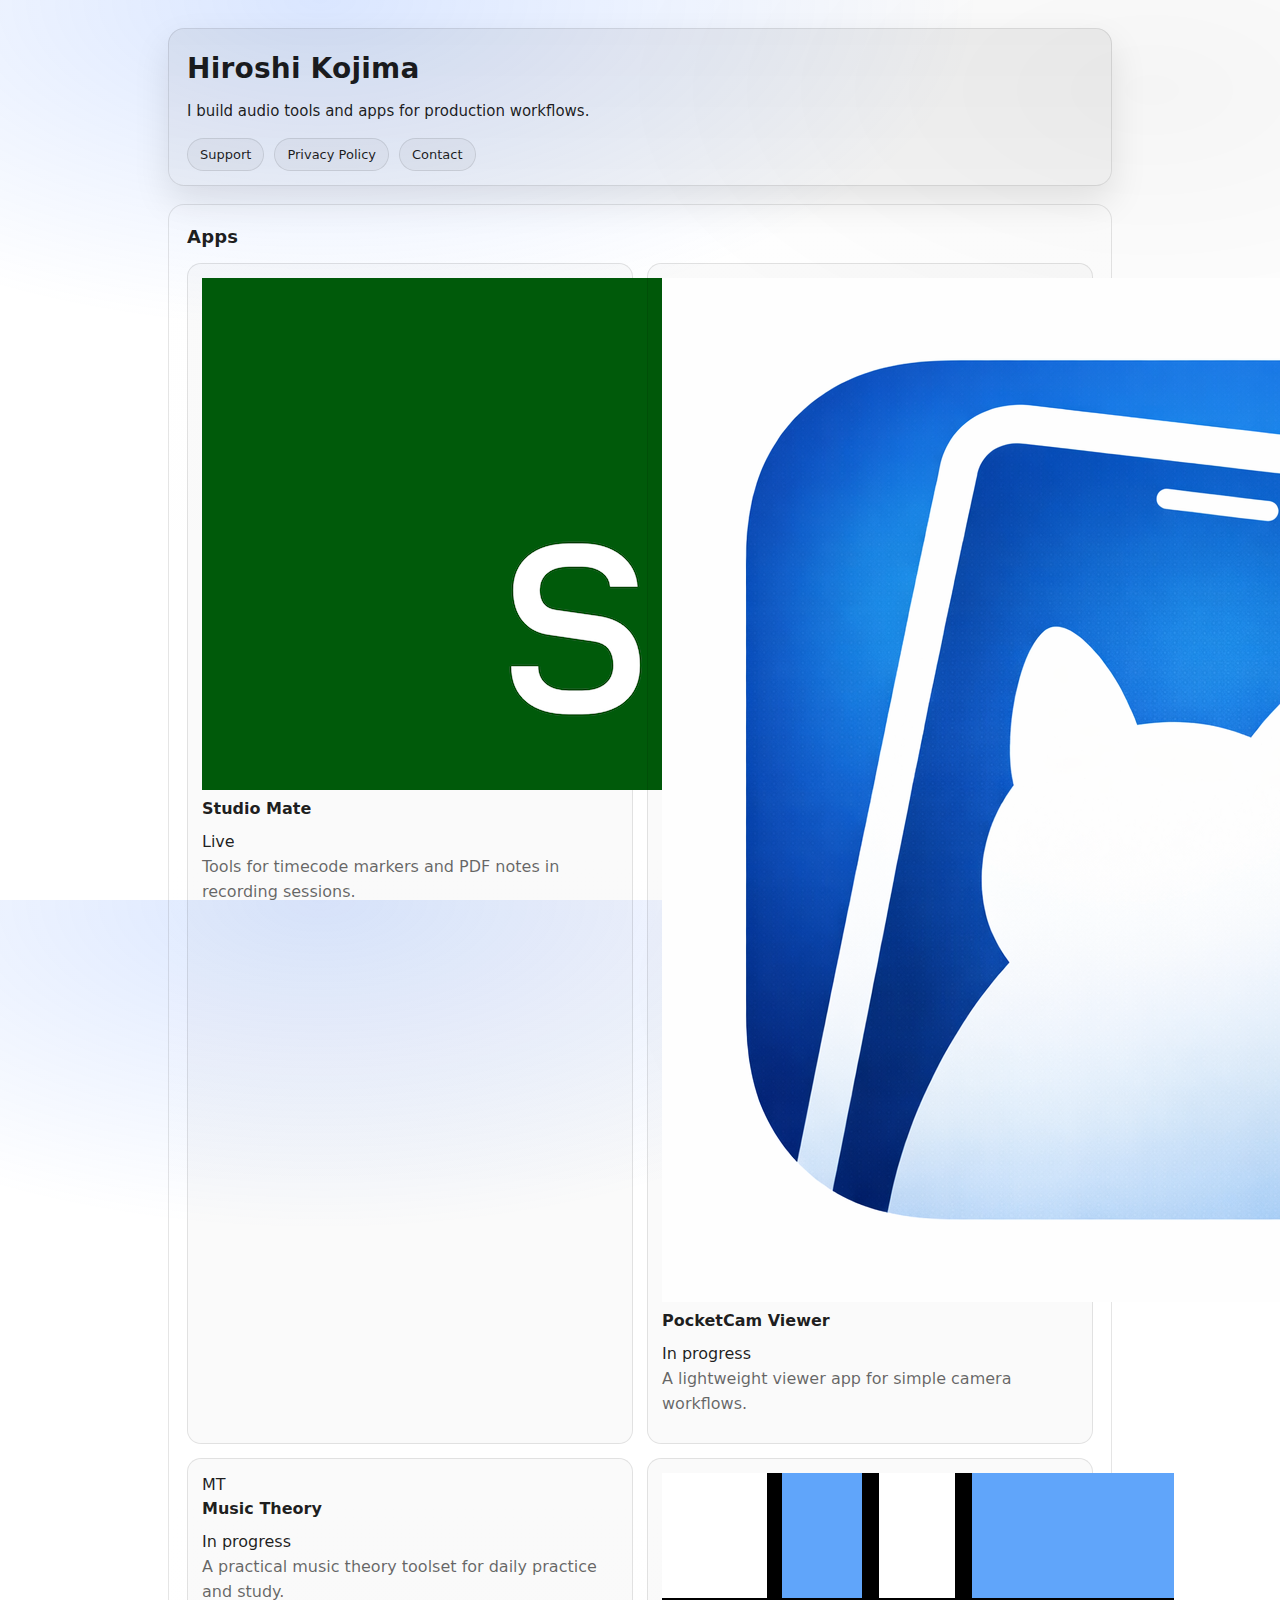
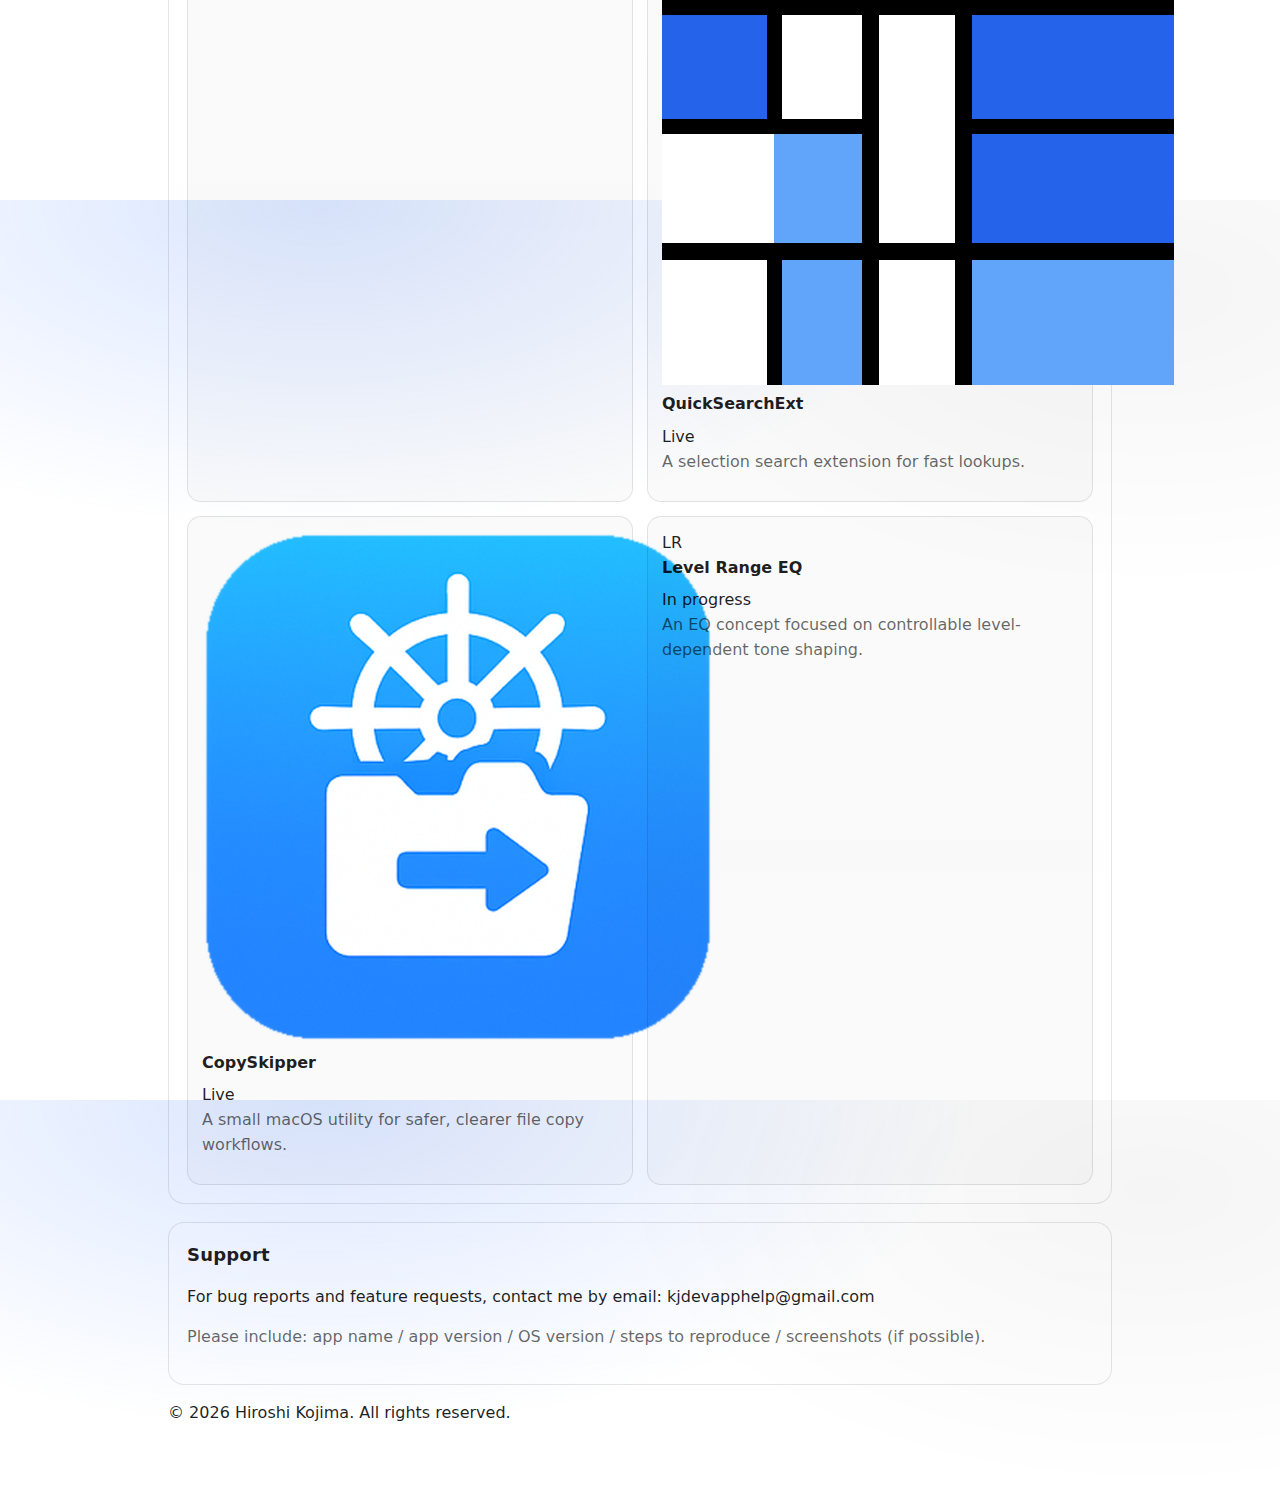
<file: index.html>
<!doctype html>
<html lang="en">
<head>
  <meta charset="utf-8">
  <meta name="viewport" content="width=device-width,initial-scale=1">

  <title>Hiroshi Kojima — Apps</title>
  <meta name="description" content="Developer site for Hiroshi Kojima. Apps, support, and privacy policy.">

  <!-- Social preview -->
  <meta property="og:title" content="Hiroshi Kojima — Apps">
  <meta property="og:description" content="Apps and support information.">
  <meta property="og:type" content="website">

  <link rel="icon" href="data:image/svg+xml,%3Csvg xmlns='http://www.w3.org/2000/svg' width='64' height='64'%3E%3Crect rx='12' width='64' height='64' fill='%232f73ff'/%3E%3Cpath d='M18 33h28M18 33l6-6M18 33l6 6' stroke='%23fff' stroke-width='3' stroke-linecap='round' stroke-linejoin='round'/%3E%3C/svg%3E">

  <!-- cache-bust -->
  <link rel="stylesheet" href="style.css?v=20260106-1">
</head>

<body>
  <div class="container">
    <header class="header">
      <h1>Hiroshi Kojima</h1>
      <p>
        I build audio tools and apps for production workflows.
      </p>

      <div class="nav">
        <a class="btn" href="support/">Support</a>
        <a class="btn" href="privacy/">Privacy Policy</a>
        <a class="btn" href="mailto:kjdevapphelp@gmail.com?subject=Support%20Request">Contact</a>
      </div>
    </header>

    <main>
      <section class="section">
        <h2>Apps</h2>
        <div class="grid">

          <article class="card">
            <div class="cardTop">
              <img class="appIconImg" src="support/img/studiomate_icon.png" alt="Studio Mate icon">
              <div class="cardTitle">
                <div class="titleRow">
                  <h3>Studio Mate</h3>
                  <span class="badge live">Live</span>
                </div>
                <p class="muted">Tools for timecode markers and PDF notes in recording sessions.</p>
              </div>
            </div>
          </article>

          <article class="card">
            <div class="cardTop">
              <img class="appIconImg" src="support/img/pocketcamviewer_icon.png" alt="PocketCam Viewer icon">
              <div class="cardTitle">
                <div class="titleRow">
                  <h3>PocketCam Viewer</h3>
                  <span class="badge progress">In progress</span>
                </div>
                <p class="muted">A lightweight viewer app for simple camera workflows.</p>
              </div>
            </div>
          </article>

          <article class="card">
            <div class="cardTop">
              <div class="appIconFallback" aria-hidden="true">MT</div>
              <div class="cardTitle">
                <div class="titleRow">
                  <h3>Music Theory</h3>
                  <span class="badge progress">In progress</span>
                </div>
                <p class="muted">A practical music theory toolset for daily practice and study.</p>
              </div>
            </div>
          </article>

          <article class="card">
            <div class="cardTop">
              <img class="appIconImg" src="support/img/quicksearchext_icon.png" alt="QuickSearchExt icon">
              <div class="cardTitle">
                <div class="titleRow">
                  <h3>QuickSearchExt</h3>
                  <span class="badge live">Live</span>
                </div>
                <p class="muted">A selection search extension for fast lookups.</p>
              </div>
            </div>
          </article>

          <article class="card">
            <div class="cardTop">
              <img class="appIconImg" src="support/img/copyskipper_icon.png" alt="CopySkipper icon">
              <div class="cardTitle">
                <div class="titleRow">
                  <h3>CopySkipper</h3>
                  <span class="badge live">Live</span>
                </div>
                <p class="muted">A small macOS utility for safer, clearer file copy workflows.</p>
              </div>
            </div>
          </article>

          <article class="card">
            <div class="cardTop">
              <div class="appIconFallback" aria-hidden="true">LR</div>
              <div class="cardTitle">
                <div class="titleRow">
                  <h3>Level Range EQ</h3>
                  <span class="badge progress">In progress</span>
                </div>
                <p class="muted">An EQ concept focused on controllable level-dependent tone shaping.</p>
              </div>
            </div>
          </article>

        </div>
      </section>

      <section class="section">
        <h2>Support</h2>
        <p>
          For bug reports and feature requests, contact me by email:
          <a href="mailto:kjdevapphelp@gmail.com?subject=Support%20Request">kjdevapphelp@gmail.com</a>
        </p>
        <p class="muted">
          Please include: app name / app version / OS version / steps to reproduce / screenshots (if possible).
        </p>
      </section>

      <footer class="siteFooter">
        <p class="footerText">© 2026 Hiroshi Kojima. All rights reserved.</p>
      </footer>
    </main>
  </div>
</body>
</html>
</file>
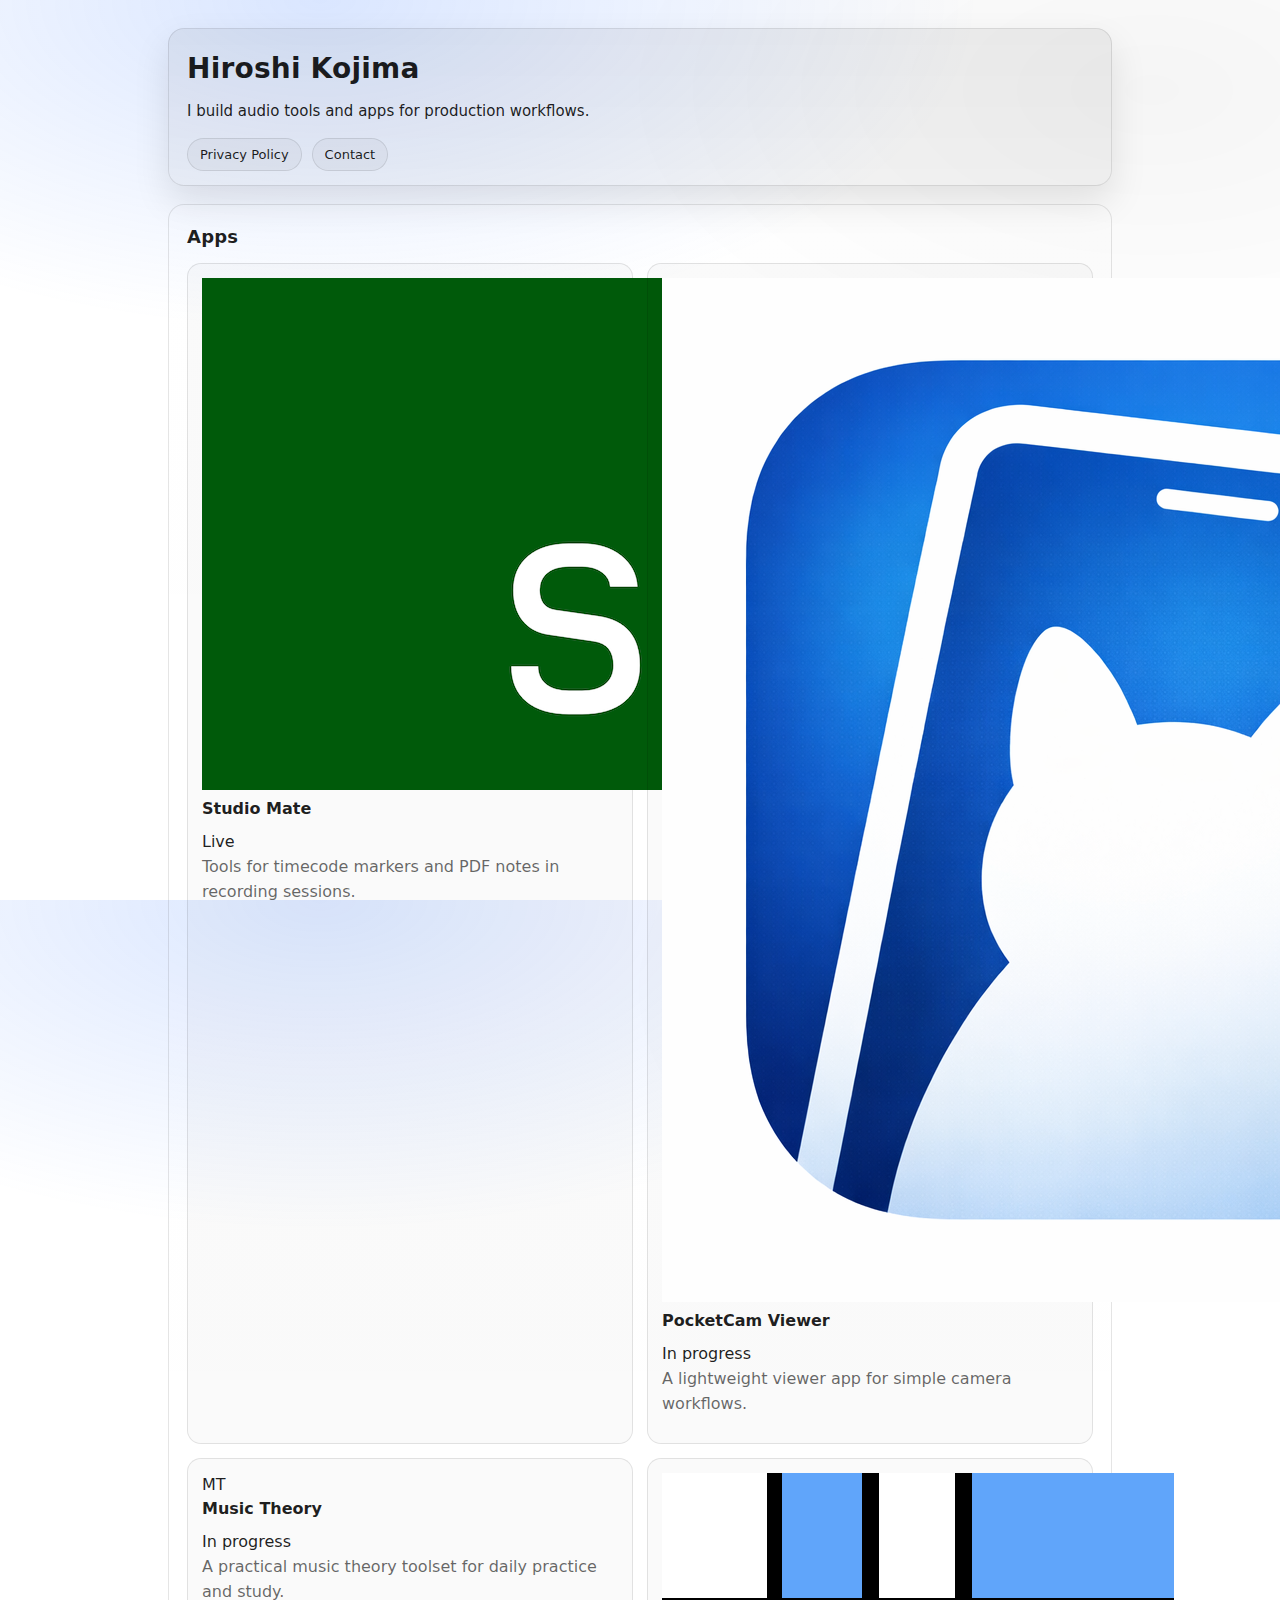
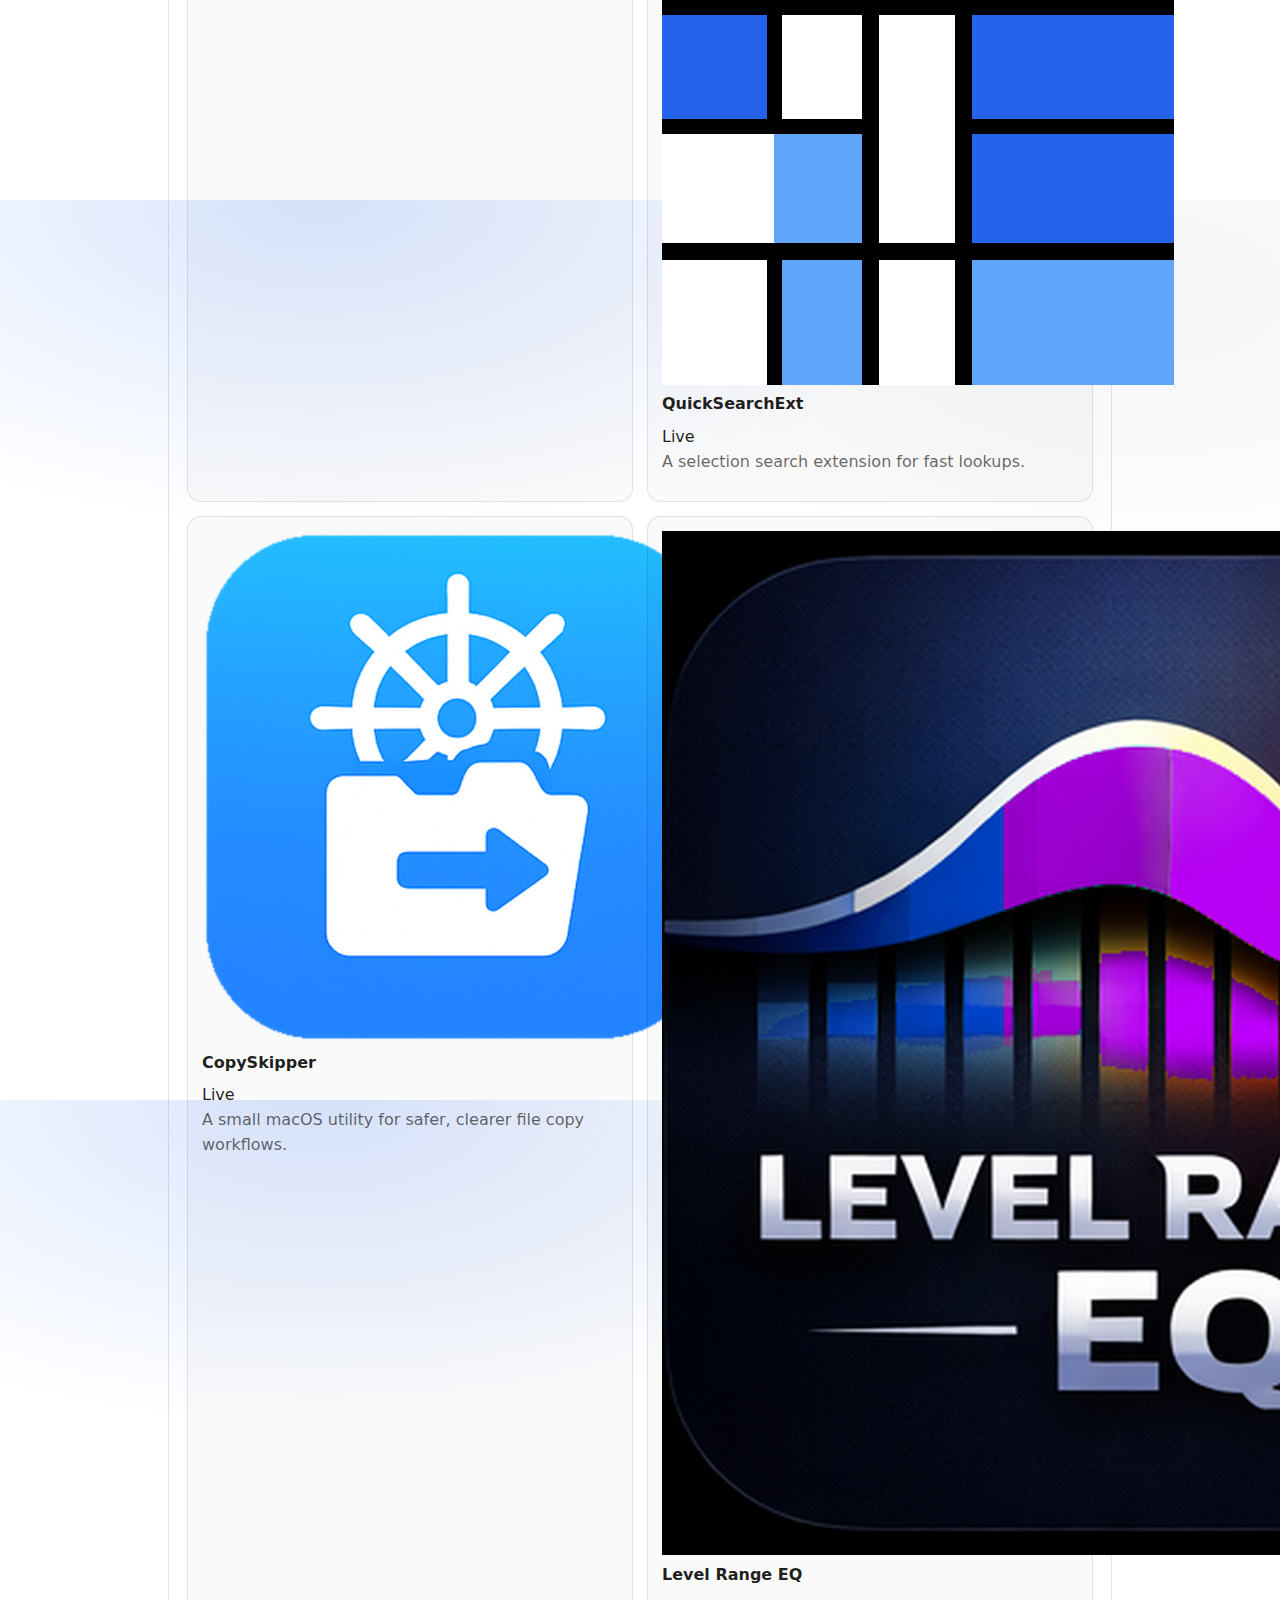
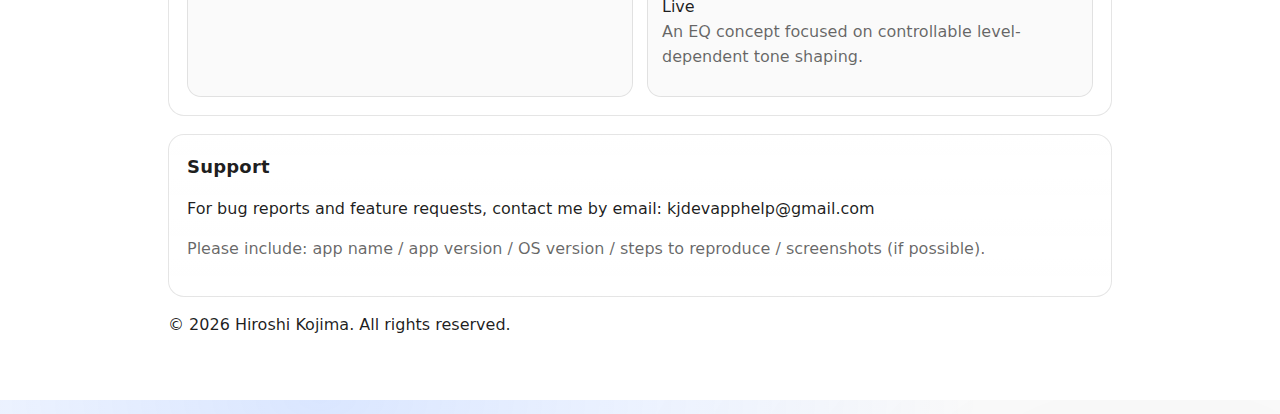
<file: support/index.html>
<!doctype html>
<html lang="en">
<head>
  <meta charset="utf-8">
  <meta name="viewport" content="width=device-width,initial-scale=1">

  <title>Hiroshi Kojima — Apps</title>
  <meta name="description" content="Developer site for Hiroshi Kojima. Apps, support, and privacy policy.">

  <!-- Social preview -->
  <meta property="og:title" content="Hiroshi Kojima — Apps">
  <meta property="og:description" content="Apps and support information.">
  <meta property="og:type" content="website">

  <link rel="icon" href="data:image/svg+xml,%3Csvg xmlns='http://www.w3.org/2000/svg' width='64' height='64'%3E%3Crect rx='12' width='64' height='64' fill='%232f73ff'/%3E%3Cpath d='M18 33h28M18 33l6-6M18 33l6 6' stroke='%23fff' stroke-width='3' stroke-linecap='round' stroke-linejoin='round'/%3E%3C/svg%3E">

  <!-- cache-bust -->
  <link rel="stylesheet" href="/style.css?v=20260106-1">
</head>

<body>
  <div class="container">
    <header class="header">
      <h1>Hiroshi Kojima</h1>
      <p>
        I build audio tools and apps for production workflows.
      </p>

      <div class="nav">
        <!-- <a class="btn" href="/support/">Support</a> -->
        <a class="btn" href="/support/privacy/">Privacy Policy</a>
        <a class="btn" href="mailto:kjdevapphelp@gmail.com?subject=Support%20Request">Contact</a>
      </div>
    </header>

    <main>
      <section class="section">
        <h2>Apps</h2>
        <div class="grid">

          <a class="card cardLink" href="/support/studiomate/" aria-label="Studio Mate support page">
            <div class="cardTop">
              <img class="appIconImg" src="/support/img/studiomate_icon.png" alt="Studio Mate icon">
              <div class="cardTitle">
                <div class="titleRow">
                  <h3>Studio Mate</h3>
                  <span class="badge live">Live</span>
                </div>
                <p class="muted">Tools for timecode markers and PDF notes in recording sessions.</p>
              </div>
            </div>
          </a>

          <a class="card cardLink" href="/support/pocketcamviewer/" aria-label="PocketCam Viewer support page">
            <div class="cardTop">
              <img class="appIconImg" src="/support/img/pocketcamviewer_icon.png" alt="PocketCam Viewer icon">
              <div class="cardTitle">
                <div class="titleRow">
                  <h3>PocketCam Viewer</h3>
                  <span class="badge progress">In progress</span>
                </div>
                <p class="muted">A lightweight viewer app for simple camera workflows.</p>
              </div>
            </div>
          </a>

          <article class="card">
            <div class="cardTop">
              <div class="appIconFallback" aria-hidden="true">MT</div>
              <div class="cardTitle">
                <div class="titleRow">
                  <h3>Music Theory</h3>
                  <span class="badge progress">In progress</span>
                </div>
                <p class="muted">A practical music theory toolset for daily practice and study.</p>
              </div>
            </div>
          </article>

          <a class="card cardLink" href="/support/quicksearchext/" aria-label="QuickSearchExt support page">
            <div class="cardTop">
              <img class="appIconImg" src="/support/img/quicksearchext_icon.png" alt="QuickSearchExt icon">
              <div class="cardTitle">
                <div class="titleRow">
                  <h3>QuickSearchExt</h3>
                  <span class="badge live">Live</span>
                </div>
                <p class="muted">A selection search extension for fast lookups.</p>
              </div>
            </div>
          </a>

          <a class="card cardLink" href="/support/copyskipper/" aria-label="CopySkipper support page">
            <div class="cardTop">
              <img class="appIconImg" src="/support/img/copyskipper_icon.png" alt="CopySkipper icon">
              <div class="cardTitle">
                <div class="titleRow">
                  <h3>CopySkipper</h3>
                  <span class="badge live">Live</span>
                </div>
                <p class="muted">A small macOS utility for safer, clearer file copy workflows.</p>
              </div>
            </div>
          </a>

      <a class="card cardLink" href="/support/levelrangeeq/" aria-label="Level Range EQ support page">
        <div class="cardTop">
          <img class="appIconImg" src="/support/img/levelrangeeq_icon.png" alt="Level Range EQ icon">
          <div class="cardTitle">
            <div class="titleRow">
              <h3>Level Range EQ</h3>
              <span class="badge live">Live</span>
            </div>
            <p class="muted">An EQ concept focused on controllable level-dependent tone shaping.</p>
          </div>
        </div>
      </a>

        </div>

      </section>

      <section class="section">
        <h2>Support</h2>
        <p>
          For bug reports and feature requests, contact me by email:
          <a href="mailto:kjdevapphelp@gmail.com?subject=Support%20Request">kjdevapphelp@gmail.com</a>
        </p>
        <p class="muted">
          Please include: app name / app version / OS version / steps to reproduce / screenshots (if possible).
        </p>
      </section>

      <footer class="siteFooter">
        <p class="footerText">© 2026 Hiroshi Kojima. All rights reserved.</p>
      </footer>
    </main>
  </div>
</body>
</html>
</file>
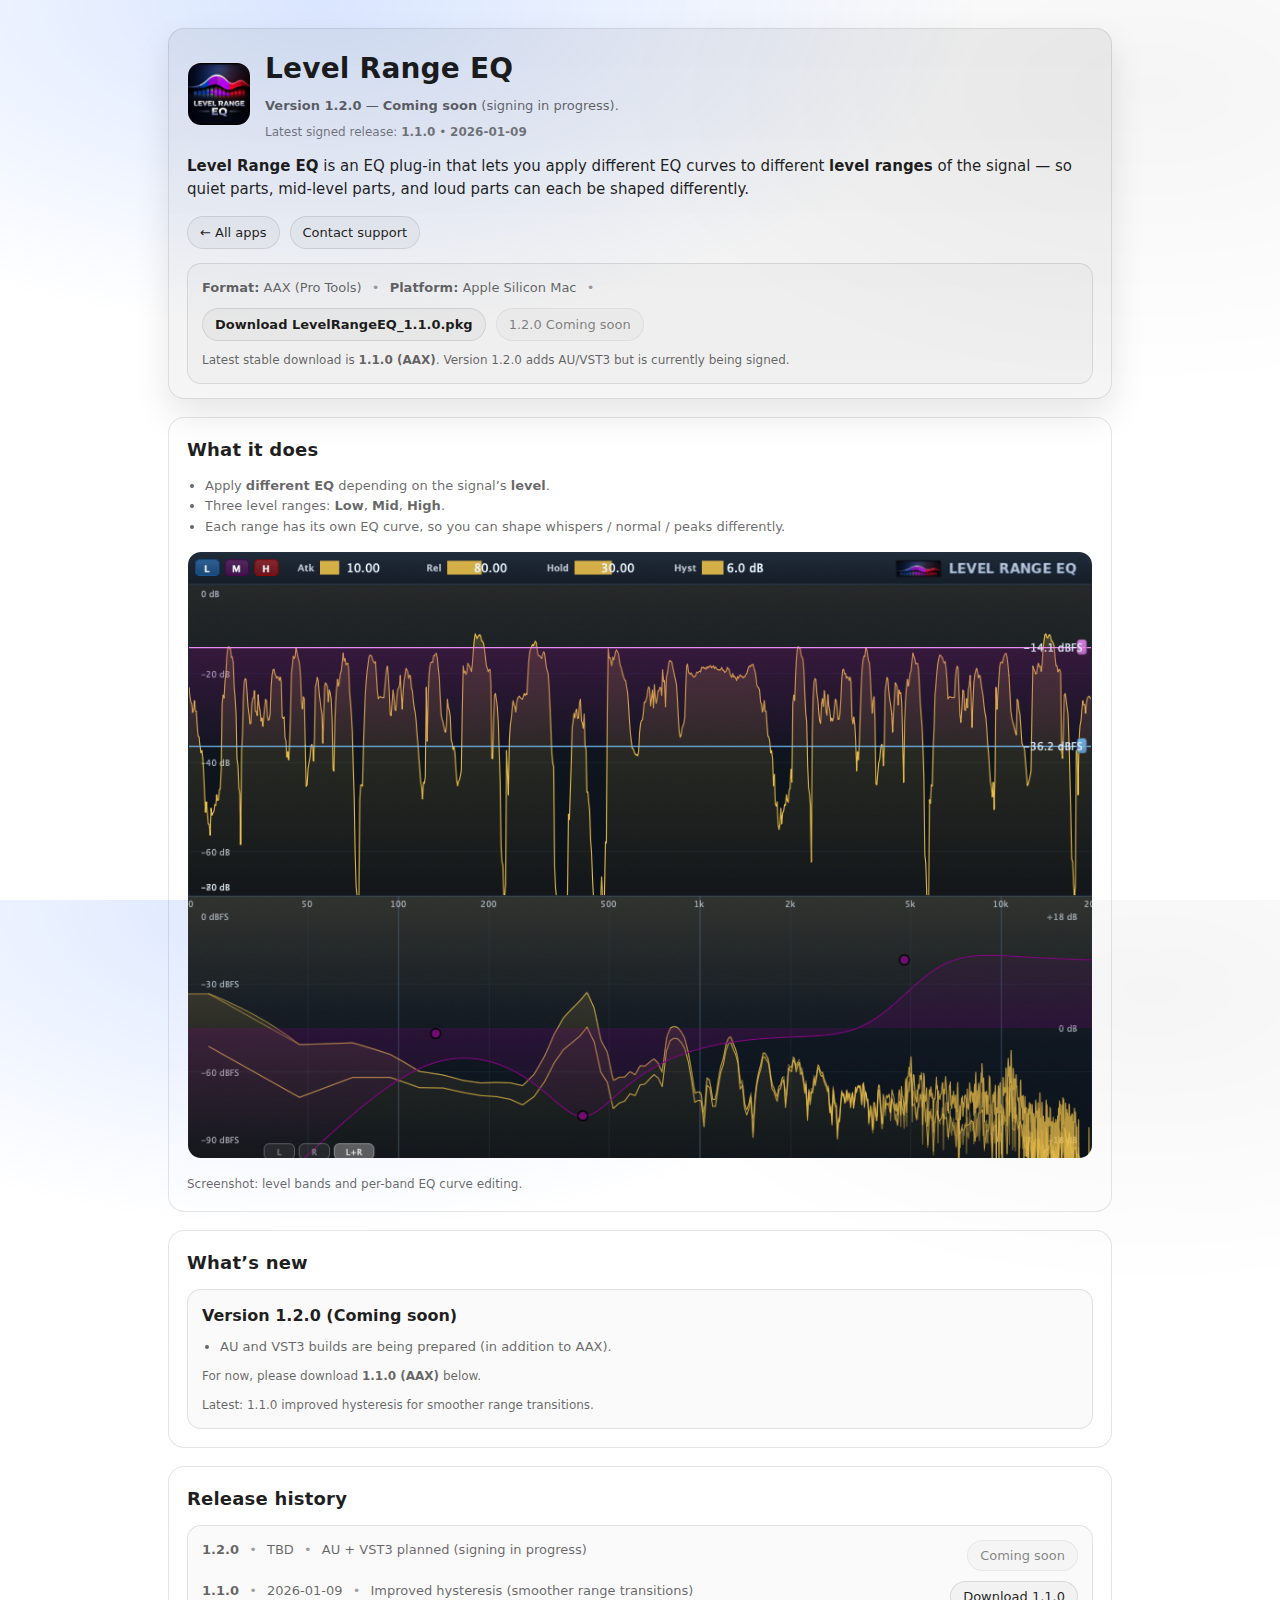
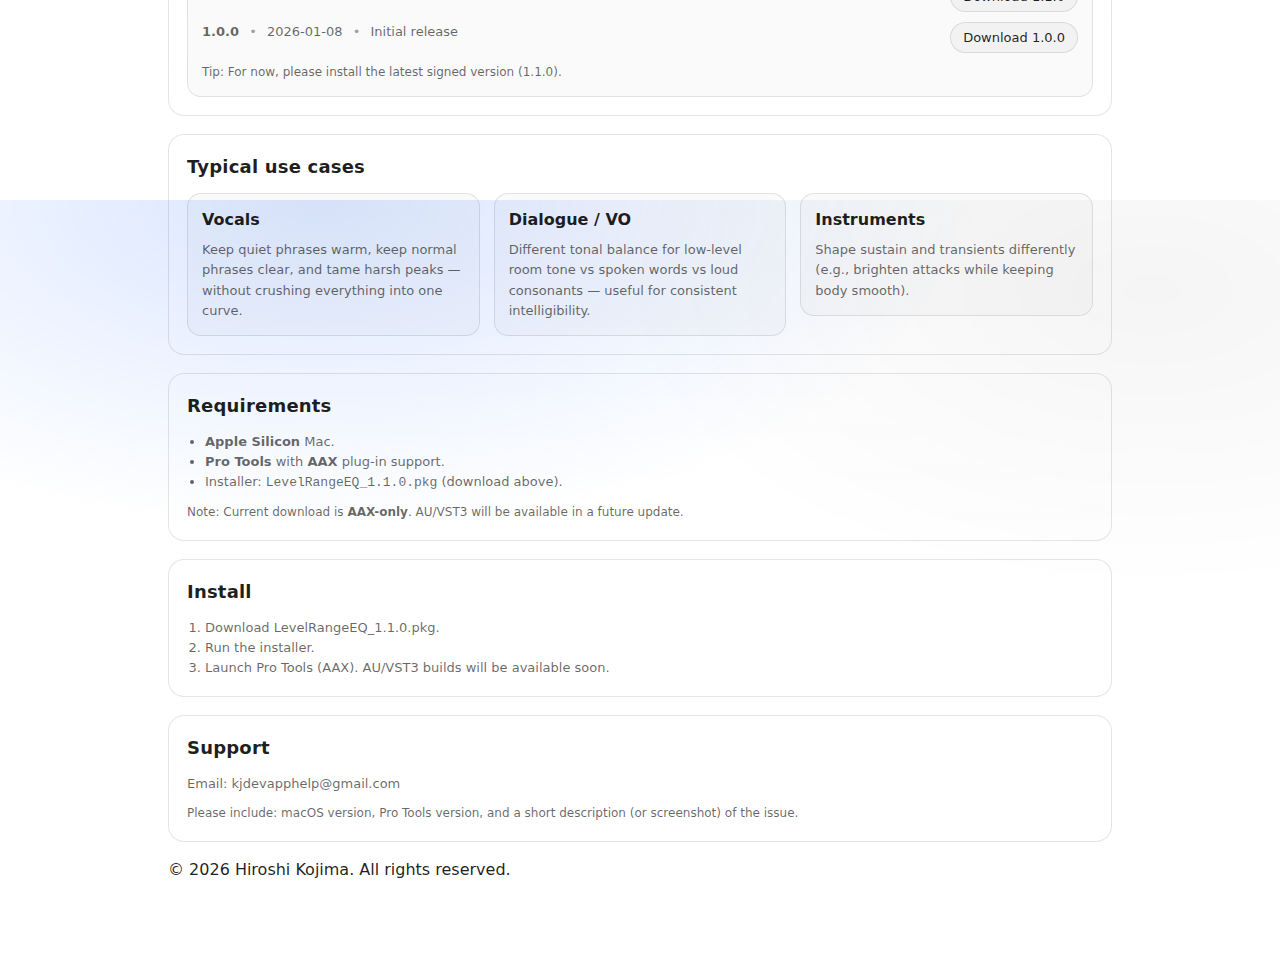
<file: support/levelrangeeq/index.html>
<!doctype html>
<html lang="en">
<head>
  <meta charset="utf-8">
  <meta name="viewport" content="width=device-width,initial-scale=1">

  <title>Level Range EQ</title>
  <meta name="description" content="Level Range EQ support & download: an AAX EQ plug-in that applies EQ differently by level range (Low / Mid / High). Apple Silicon macOS. AAX only.">

  <!-- Use the site-wide stylesheet (root) -->
  <link rel="stylesheet" href="/style.css?v=20260106-1">

  <!-- Local icon (stored next to this index.html) -->
  <link rel="icon" href="./img/LevelRangeEQ_icon_bottomleft_redpurpleblue.png">
</head>

<body>
  <div class="container">
    <header class="header">
      <div style="display:flex; align-items:center; gap:14px; flex-wrap:wrap;">
        <img
          src="./img/LevelRangeEQ_icon_bottomleft_redpurpleblue.png"
          alt="Level Range EQ icon"
          style="width: 64px; height: 64px; border-radius: 14px; border: 1px solid rgba(255,255,255,0.12);"
          loading="lazy">
        <div>
          <h1 style="margin:0;">Level Range EQ</h1>
          <p class="muted" style="margin:6px 0 0; font-size: 13px;">
            <strong>Version 1.2.0</strong> — <strong>Coming soon</strong> (signing in progress).
          </p>
          <p class="muted" style="margin:6px 0 0; font-size: 12px; opacity: .85;">
            Latest signed release: <strong>1.1.0</strong> • <strong>2026-01-09</strong>
          </p>
        </div>
      </div>

      <p style="margin-top: 14px;">
        <strong>Level Range EQ</strong> is an EQ plug-in that lets you apply different EQ curves to different
        <strong>level ranges</strong> of the signal — so quiet parts, mid-level parts, and loud parts can each be shaped differently.
      </p>

      <div class="nav">
        <a class="btn" href="../../">← All apps</a>
        <a class="btn" href="mailto:kjdevapphelp@gmail.com?subject=Level%20Range%20EQ%20Support">Contact support</a>
      </div>

      <div class="grid" style="grid-template-columns: 1fr; align-items: start; gap: 14px; margin-top: 14px;">
        <div class="card" style="margin: 0;">
          <div class="muted" style="font-size: 13px;">
            <strong>Format:</strong> AAX (Pro Tools)
            <span style="opacity: .6; padding: 0 6px;">•</span>
            <strong>Platform:</strong> Apple Silicon Mac
            <span style="opacity: .6; padding: 0 6px;">•</span>
          </div>
          <div style="margin-top: 10px; display: flex; gap: 10px; flex-wrap: wrap;">
            <a class="btn" href="./LevelRangeEQ_1.1.0.pkg" download style="font-weight: 700;">Download LevelRangeEQ_1.1.0.pkg</a>
            <span class="btn" aria-disabled="true" style="opacity: .55; cursor: not-allowed;">1.2.0 Coming soon</span>
          </div>
          <p class="muted" style="margin: 10px 0 0; font-size: 12px;">
            Latest stable download is <strong>1.1.0 (AAX)</strong>. Version 1.2.0 adds AU/VST3 but is currently being signed.
          </p>
        </div>
      </div>
    </header>

    <section class="section">
      <h2>What it does</h2>
      <ul class="muted" style="margin: 0; padding-left: 18px; font-size: 13px;">
        <li>Apply <strong>different EQ</strong> depending on the signal’s <strong>level</strong>.</li>
        <li>Three level ranges: <strong>Low</strong>, <strong>Mid</strong>, <strong>High</strong>.</li>
        <li>Each range has its own EQ curve, so you can shape whispers / normal / peaks differently.</li>
      </ul>

      <figure style="margin: 14px 0 0;">
        <img
          src="./img/levelrangeeq.png"
          alt="Level Range EQ UI screenshot"
          style="width: 100%; border-radius: 14px; border: 1px solid rgba(255,255,255,0.12);"
          loading="lazy">
        <figcaption class="muted" style="margin-top: 8px; font-size: 12px;">Screenshot: level bands and per-band EQ curve editing.</figcaption>
      </figure>
    </section>

    <section class="section">
      <h2>What’s new</h2>
      <div class="card" style="margin: 0;">
        <h3 style="margin: 0 0 8px; font-size: 16px;">Version 1.2.0 (Coming soon)</h3>
        <ul class="muted" style="margin: 0; padding-left: 18px; font-size: 13px;">
          <li>AU and VST3 builds are being prepared (in addition to AAX).</li>
        </ul>
        <p class="muted" style="margin: 10px 0 0; font-size: 12px;">
          For now, please download <strong>1.1.0 (AAX)</strong> below.
        </p>
        <p class="muted" style="margin: 10px 0 0; font-size: 12px;">
          Latest: 1.1.0 improved hysteresis for smoother range transitions.
        </p>
      </div>
    </section>

    <section class="section">
      <h2>Release history</h2>
      <div class="card" style="margin: 0;">
        <div class="muted" style="font-size: 13px;">
          <div style="display:flex; justify-content: space-between; gap: 12px; flex-wrap: wrap;">
            <div>
              <strong>1.2.0</strong>
              <span style="opacity: .6; padding: 0 6px;">•</span>
              <span>TBD</span>
              <span style="opacity: .6; padding: 0 6px;">•</span>
              <span>AU + VST3 planned (signing in progress)</span>
            </div>
            <div>
              <span class="btn" aria-disabled="true" style="opacity: .55; cursor: not-allowed; padding: 8px 12px;">Coming soon</span>
            </div>
          </div>

          <div style="height: 10px;"></div>

          <div style="display:flex; justify-content: space-between; gap: 12px; flex-wrap: wrap;">
            <div>
              <strong>1.1.0</strong>
              <span style="opacity: .6; padding: 0 6px;">•</span>
              <span>2026-01-09</span>
              <span style="opacity: .6; padding: 0 6px;">•</span>
              <span>Improved hysteresis (smoother range transitions)</span>
            </div>
            <div>
              <a class="btn" href="./LevelRangeEQ_1.1.0.pkg" download style="padding: 8px 12px;">Download 1.1.0</a>
            </div>
          </div>

          <div style="height: 10px;"></div>

          <div style="display:flex; justify-content: space-between; gap: 12px; flex-wrap: wrap;">
            <div>
              <strong>1.0.0</strong>
              <span style="opacity: .6; padding: 0 6px;">•</span>
              <span>2026-01-08</span>
              <span style="opacity: .6; padding: 0 6px;">•</span>
              <span>Initial release</span>
            </div>
            <div>
              <a class="btn" href="./LevelRangeEQ_1.0.0.pkg" download style="padding: 8px 12px;">Download 1.0.0</a>
            </div>
          </div>
        </div>
        <p class="muted" style="margin: 10px 0 0; font-size: 12px;">
          Tip: For now, please install the latest signed version (1.1.0).
        </p>
      </div>
    </section>

    <section class="section">
      <h2>Typical use cases</h2>
      <div class="grid" style="grid-template-columns: repeat(3, minmax(0, 1fr)); align-items: start;">
        <div class="card" style="margin: 0;">
          <h3 style="margin: 0 0 8px; font-size: 16px;">Vocals</h3>
          <p class="muted" style="margin: 0; font-size: 13px;">
            Keep quiet phrases warm, keep normal phrases clear, and tame harsh peaks — without crushing everything into one curve.
          </p>
        </div>
        <div class="card" style="margin: 0;">
          <h3 style="margin: 0 0 8px; font-size: 16px;">Dialogue / VO</h3>
          <p class="muted" style="margin: 0; font-size: 13px;">
            Different tonal balance for low-level room tone vs spoken words vs loud consonants — useful for consistent intelligibility.
          </p>
        </div>
        <div class="card" style="margin: 0;">
          <h3 style="margin: 0 0 8px; font-size: 16px;">Instruments</h3>
          <p class="muted" style="margin: 0; font-size: 13px;">
            Shape sustain and transients differently (e.g., brighten attacks while keeping body smooth).
          </p>
        </div>
      </div>
    </section>

    <section class="section">
      <h2>Requirements</h2>
      <ul class="muted" style="margin: 0; padding-left: 18px; font-size: 13px;">
        <li><strong>Apple Silicon</strong> Mac.</li>
        <li><strong>Pro Tools</strong> with <strong>AAX</strong> plug-in support.</li>
        <li>Installer: <code>LevelRangeEQ_1.1.0.pkg</code> (download above).</li>
      </ul>
      <p class="muted" style="margin: 10px 0 0; font-size: 12px;">
        Note: Current download is <strong>AAX-only</strong>. AU/VST3 will be available in a future update.
      </p>
    </section>

    <section class="section">
      <h2>Install</h2>
      <ol class="muted" style="margin: 0; padding-left: 18px; font-size: 13px;">
        <li>Download <a href="./LevelRangeEQ_1.1.0.pkg" download>LevelRangeEQ_1.1.0.pkg</a>.</li>
        <li>Run the installer.</li>
        <li>Launch Pro Tools (AAX). AU/VST3 builds will be available soon.</li>
      </ol>
    </section>

    <section class="section">
      <h2>Support</h2>
      <p class="muted" style="margin: 0; font-size: 13px;">
        Email: <a href="mailto:kjdevapphelp@gmail.com?subject=Level%20Range%20EQ%20Support">kjdevapphelp@gmail.com</a>
      </p>
      <p class="muted" style="margin: 10px 0 0; font-size: 12px;">
        Please include: macOS version, Pro Tools version, and a short description (or screenshot) of the issue.
      </p>
    </section>

    <footer class="siteFooter">
      <p class="footerText">© 2026 Hiroshi Kojima. All rights reserved.</p>
    </footer>
  </div>
</body>
</html>
</file>
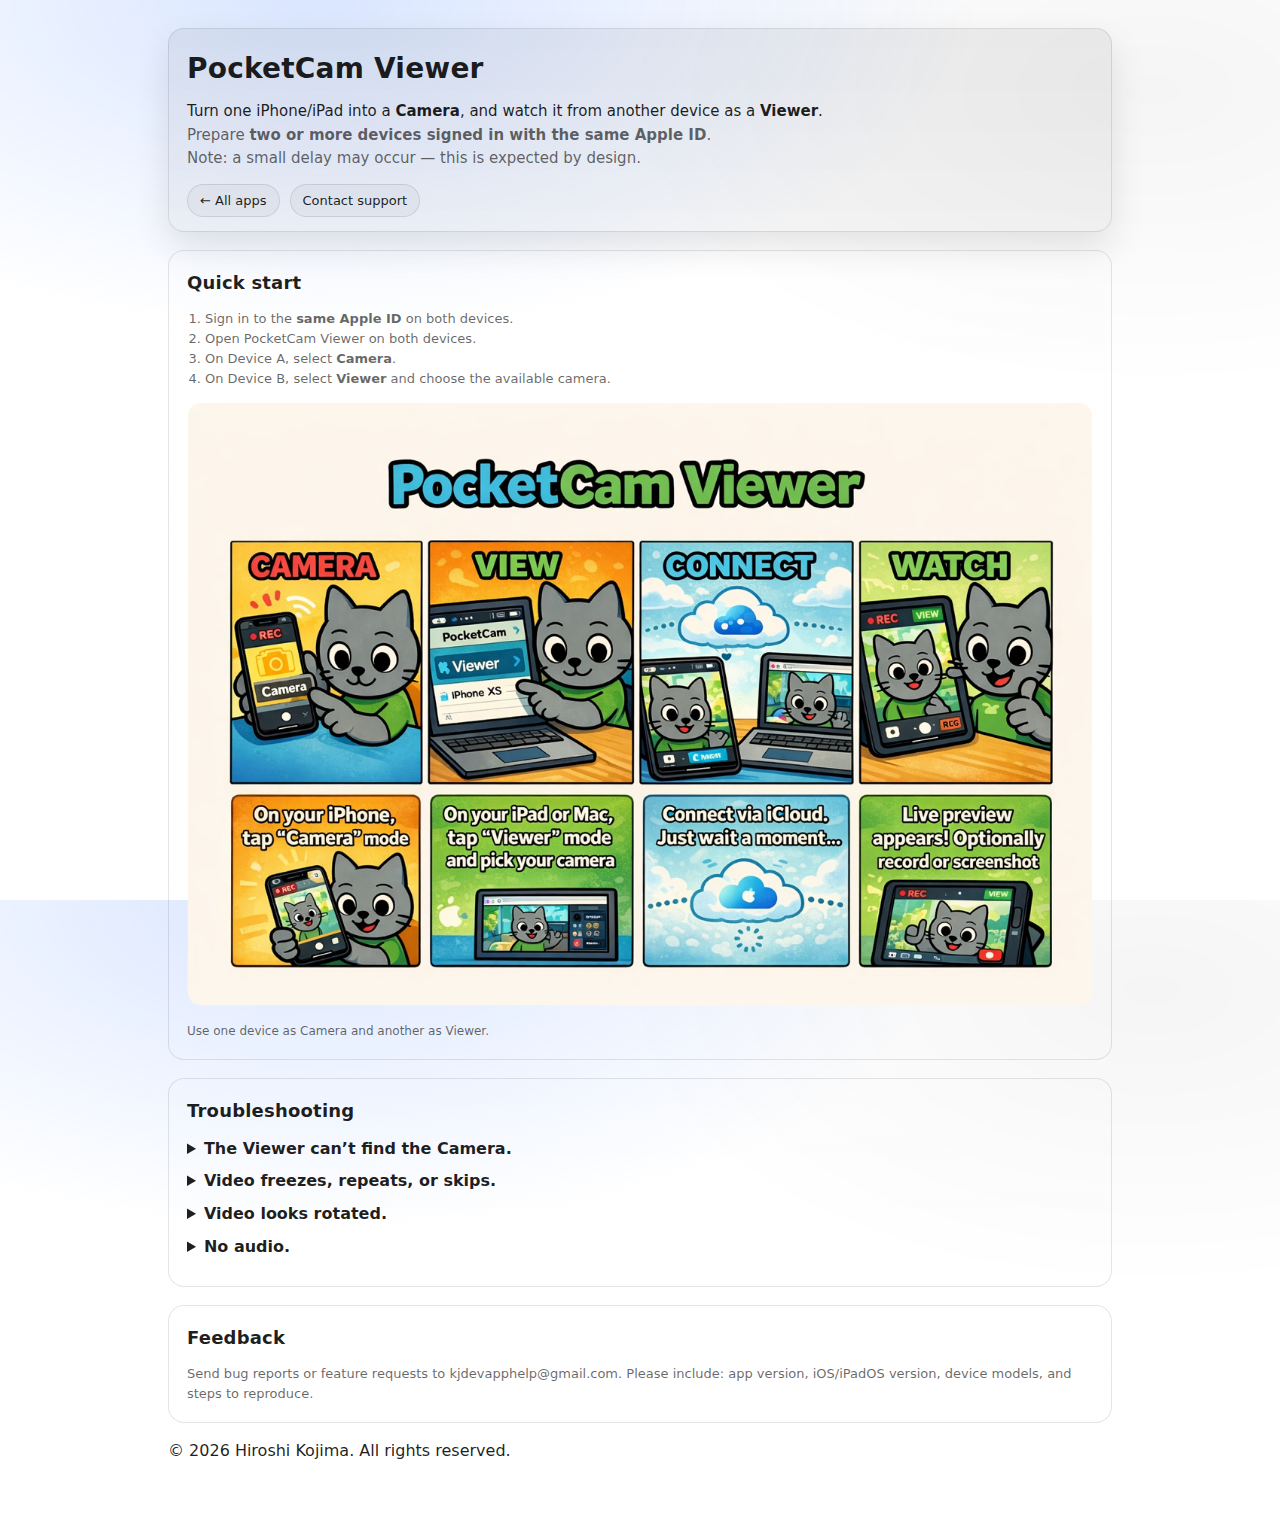
<file: support/pocketcamviewer/index.html>
<!doctype html>
<html lang="en">
<head>
  <meta charset="utf-8">
  <meta name="viewport" content="width=device-width,initial-scale=1">

  <title>PocketCam Viewer</title>
  <meta name="description" content="PocketCam Viewer support: use two devices on the same Apple ID as Camera and Viewer.">

  <!-- Use the site-wide stylesheet (root) -->
  <link rel="stylesheet" href="../../style.css?v=20260106-1">

  <!-- App icon (stored under /support/img/) -->
  <link rel="icon" href="../img/pocketcamviewer_icon.png">
</head>

<body>
  <div class="container">
    <header class="header">
      <h1>PocketCam Viewer</h1>
      <p>
        Turn one iPhone/iPad into a <strong>Camera</strong>, and watch it from another device as a <strong>Viewer</strong>.
        <span class="muted"><br>Prepare <strong>two or more devices signed in with the same Apple ID</strong>.</span>
        <span class="muted"><br>Note: a small delay may occur — this is expected by design.</span>
      </p>

      <div class="nav">
        <a class="btn" href="../../">← All apps</a>
        <a class="btn" href="mailto:kjdevapphelp@gmail.com?subject=PocketCam%20Viewer%20Support">Contact support</a>
      </div>
    </header>

    <section class="section">
      <h2>Quick start</h2>
      <ol class="muted" style="margin: 0; padding-left: 18px; font-size: 13px;">
        <li>Sign in to the <strong>same Apple ID</strong> on both devices.</li>
        <li>Open PocketCam Viewer on both devices.</li>
        <li>On Device A, select <strong>Camera</strong>.</li>
        <li>On Device B, select <strong>Viewer</strong> and choose the available camera.</li>
      </ol>

      <figure style="margin: 12px 0 0;">
        <img
          src="img/BE040D2C-FA3C-4133-9272-FCCAF2737AE2.png"
          alt="PocketCam Viewer overview screenshot"
          style="width: 100%; border-radius: 14px; border: 1px solid rgba(255,255,255,0.12);"
          loading="lazy">
        <figcaption class="muted" style="margin-top: 8px; font-size: 12px;">
          Use one device as Camera and another as Viewer.
        </figcaption>
      </figure>
    </section>

    <section class="section">
      <h2>Troubleshooting</h2>

      <details style="margin: 8px 0;">
        <summary><strong>The Viewer can’t find the Camera.</strong></summary>
        <p class="muted" style="margin: 8px 0 0; font-size: 13px;">
          Confirm both devices are signed in with the <strong>same Apple ID</strong>. If your workflow uses local discovery,
          also make sure they are on the <strong>same Wi‑Fi network</strong> and keep the Camera device awake.
        </p>
      </details>

      <details style="margin: 8px 0;">
        <summary><strong>Video freezes, repeats, or skips.</strong></summary>
        <p class="muted" style="margin: 8px 0 0; font-size: 13px;">
          This is usually network instability. Move closer to your router, reduce other network load,
          and avoid switching networks during a session.
        </p>
      </details>

      <details style="margin: 8px 0;">
        <summary><strong>Video looks rotated.</strong></summary>
        <p class="muted" style="margin: 8px 0 0; font-size: 13px;">
          Try rotating the Camera device and restarting the stream.
        </p>
      </details>

      <details style="margin: 8px 0;">
        <summary><strong>No audio.</strong></summary>
        <p class="muted" style="margin: 8px 0 0; font-size: 13px;">
          On the Camera device, allow microphone access: <strong>Settings → Privacy &amp; Security → Microphone</strong>.
        </p>
      </details>
    </section>

    <section class="section">
      <h2>Feedback</h2>
      <p class="muted" style="margin: 0; font-size: 13px;">
        Send bug reports or feature requests to
        <a href="mailto:kjdevapphelp@gmail.com?subject=PocketCam%20Viewer%20Feedback">kjdevapphelp@gmail.com</a>.
        Please include: app version, iOS/iPadOS version, device models, and steps to reproduce.
      </p>
    </section>

    <footer class="siteFooter">
      <p class="footerText">© 2026 Hiroshi Kojima. All rights reserved.</p>
    </footer>
  </div>
</body>
</html>
</file>
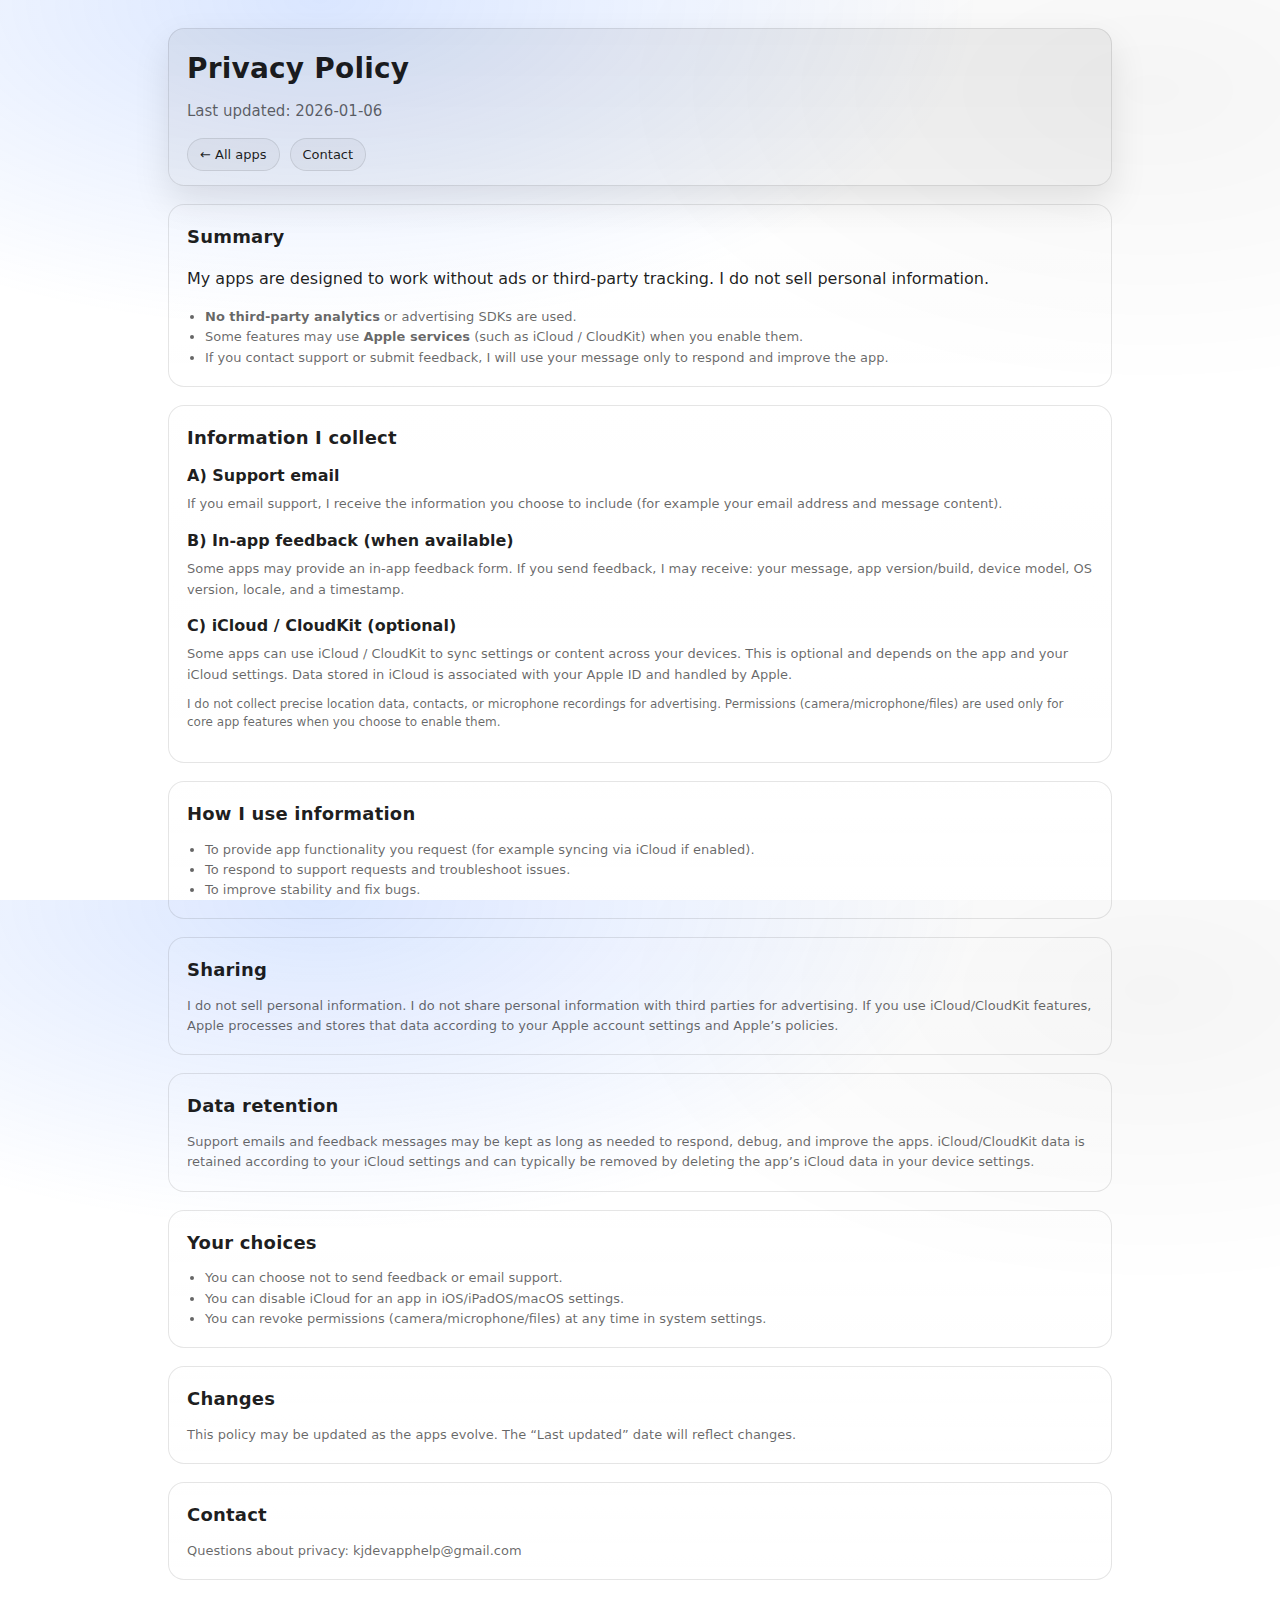
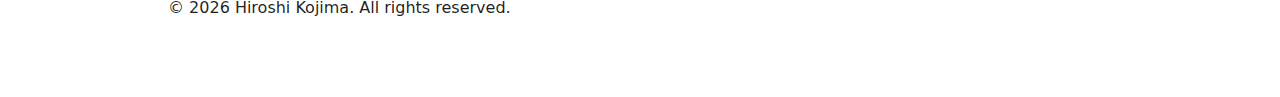
<file: support/privacy/index.html>
<!doctype html>
<html lang="en">
<head>
  <meta charset="utf-8">
  <meta name="viewport" content="width=device-width,initial-scale=1">

  <title>Privacy Policy</title>
  <meta name="description" content="Privacy policy for Hiroshi Kojima apps.">

  <!-- Use the site-wide stylesheet (root) -->
  <link rel="stylesheet" href="../../style.css?v=20260106-1">
</head>

<body>
  <div class="container">
    <header class="header">
      <h1>Privacy Policy</h1>
      <p class="muted">Last updated: 2026-01-06</p>

      <div class="nav">
        <a class="btn" href="../../">← All apps</a>
        <a class="btn" href="mailto:kjdevapphelp@gmail.com?subject=Privacy%20Question">Contact</a>
      </div>
    </header>

    <section class="section">
      <h2>Summary</h2>
      <p>
        My apps are designed to work without ads or third‑party tracking.
        I do not sell personal information.
      </p>
      <ul class="muted" style="margin: 10px 0 0; padding-left: 18px; font-size: 13px;">
        <li><strong>No third‑party analytics</strong> or advertising SDKs are used.</li>
        <li>Some features may use <strong>Apple services</strong> (such as iCloud / CloudKit) when you enable them.</li>
        <li>If you contact support or submit feedback, I will use your message only to respond and improve the app.</li>
      </ul>
    </section>

    <section class="section">
      <h2>Information I collect</h2>

      <h3 style="margin: 0 0 6px; font-size: 16px;">A) Support email</h3>
      <p class="muted" style="margin: 0; font-size: 13px;">
        If you email support, I receive the information you choose to include (for example your email address and message content).
      </p>

      <h3 style="margin: 14px 0 6px; font-size: 16px;">B) In‑app feedback (when available)</h3>
      <p class="muted" style="margin: 0; font-size: 13px;">
        Some apps may provide an in‑app feedback form. If you send feedback, I may receive:
        your message, app version/build, device model, OS version, locale, and a timestamp.
      </p>

      <h3 style="margin: 14px 0 6px; font-size: 16px;">C) iCloud / CloudKit (optional)</h3>
      <p class="muted" style="margin: 0; font-size: 13px;">
        Some apps can use iCloud / CloudKit to sync settings or content across your devices.
        This is optional and depends on the app and your iCloud settings.
        Data stored in iCloud is associated with your Apple ID and handled by Apple.
      </p>

      <p class="muted" style="margin-top: 10px; font-size: 12px;">
        I do not collect precise location data, contacts, or microphone recordings for advertising.
        Permissions (camera/microphone/files) are used only for core app features when you choose to enable them.
      </p>
    </section>

    <section class="section">
      <h2>How I use information</h2>
      <ul class="muted" style="margin: 0; padding-left: 18px; font-size: 13px;">
        <li>To provide app functionality you request (for example syncing via iCloud if enabled).</li>
        <li>To respond to support requests and troubleshoot issues.</li>
        <li>To improve stability and fix bugs.</li>
      </ul>
    </section>

    <section class="section">
      <h2>Sharing</h2>
      <p class="muted" style="margin: 0; font-size: 13px;">
        I do not sell personal information.
        I do not share personal information with third parties for advertising.
        If you use iCloud/CloudKit features, Apple processes and stores that data according to your Apple account settings and Apple’s policies.
      </p>
    </section>

    <section class="section">
      <h2>Data retention</h2>
      <p class="muted" style="margin: 0; font-size: 13px;">
        Support emails and feedback messages may be kept as long as needed to respond, debug, and improve the apps.
        iCloud/CloudKit data is retained according to your iCloud settings and can typically be removed by deleting the app’s iCloud data in your device settings.
      </p>
    </section>

    <section class="section">
      <h2>Your choices</h2>
      <ul class="muted" style="margin: 0; padding-left: 18px; font-size: 13px;">
        <li>You can choose not to send feedback or email support.</li>
        <li>You can disable iCloud for an app in iOS/iPadOS/macOS settings.</li>
        <li>You can revoke permissions (camera/microphone/files) at any time in system settings.</li>
      </ul>
    </section>

    <section class="section">
      <h2>Changes</h2>
      <p class="muted" style="margin: 0; font-size: 13px;">
        This policy may be updated as the apps evolve. The “Last updated” date will reflect changes.
      </p>
    </section>

    <section class="section">
      <h2>Contact</h2>
      <p class="muted" style="margin: 0; font-size: 13px;">
        Questions about privacy: <a href="mailto:kjdevapphelp@gmail.com?subject=Privacy%20Question">kjdevapphelp@gmail.com</a>
      </p>
    </section>

    <footer class="siteFooter">
      <p class="footerText">© 2026 Hiroshi Kojima. All rights reserved.</p>
    </footer>
  </div>
</body>
</html>
</file>
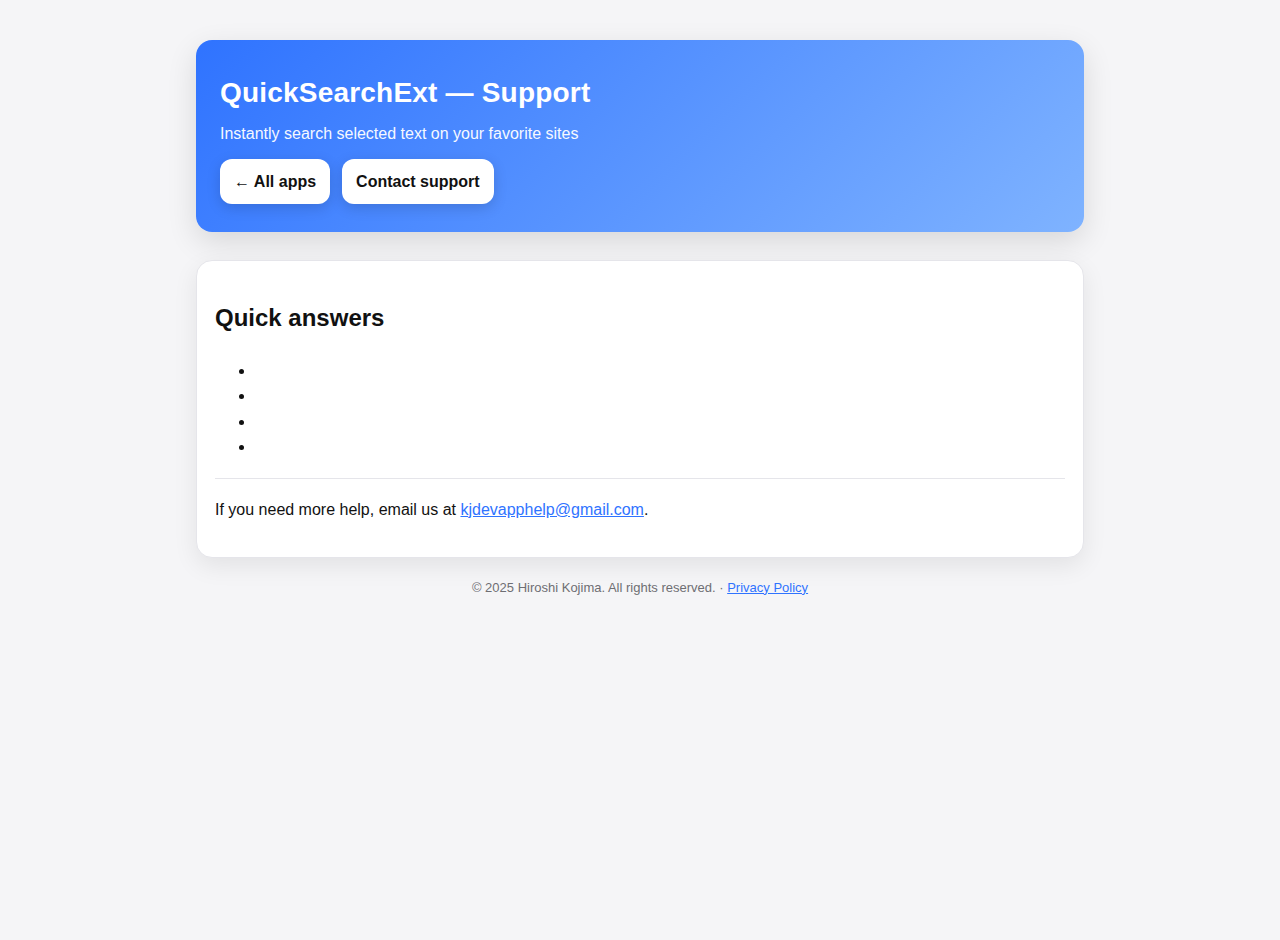
<file: support/quicksearchext/index.html>
<!doctype html>
<meta charset="utf-8">
<meta name="viewport" content="width=device-width,initial-scale=1">
<title>QuickSearchExt — Support</title>
<meta name="description" content="QuickSearchExt support: one-way folder sync for macOS.">
<link rel="stylesheet" href="../style.css">
<link rel="icon" href="../icons/quicksearchext_icon.png">

<div class="container">
  <header class="header">
    <h1>QuickSearchExt — Support</h1>
    <p>Instantly search selected text on your favorite sites</p>
    <div class="nav">
      <a class="btn" href="../">← All apps</a>
      <a class="btn" href="mailto:kjdevapphelp@gmail.com">Contact support</a>
    </div>
  </header>

  <section class="section card">
    <h2>Quick answers</h2>
    <ul>
      <li></li>
      <li></li>
      <li></li>
      <li></li>
    </ul>
    <hr>
    <p>If you need more help, email us at <a href="mailto:kjdevapphelp@gmail.com">kjdevapphelp@gmail.com</a>.</p>
  </section>

  <p class="footer">© 2025 Hiroshi Kojima. All rights reserved. ·
    <a href="../privacy/">Privacy Policy</a></p>
</div>
</file>
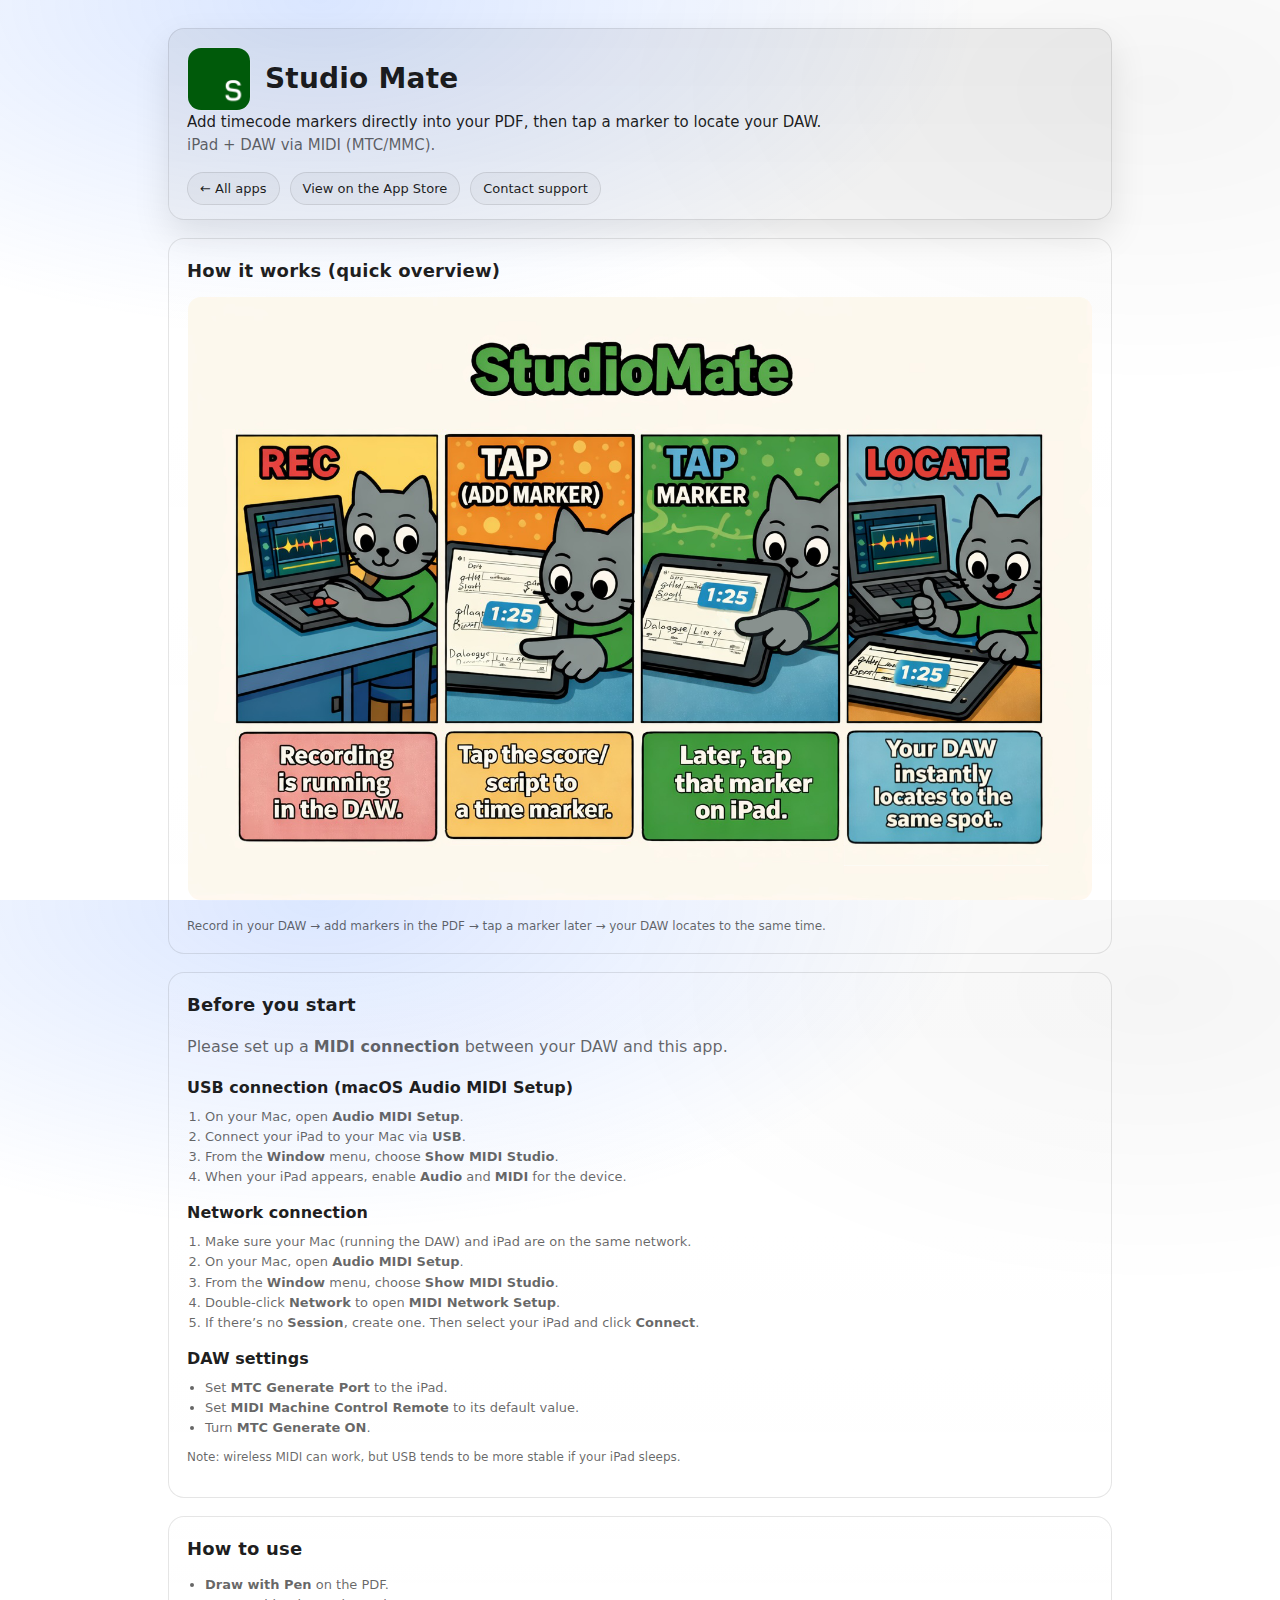
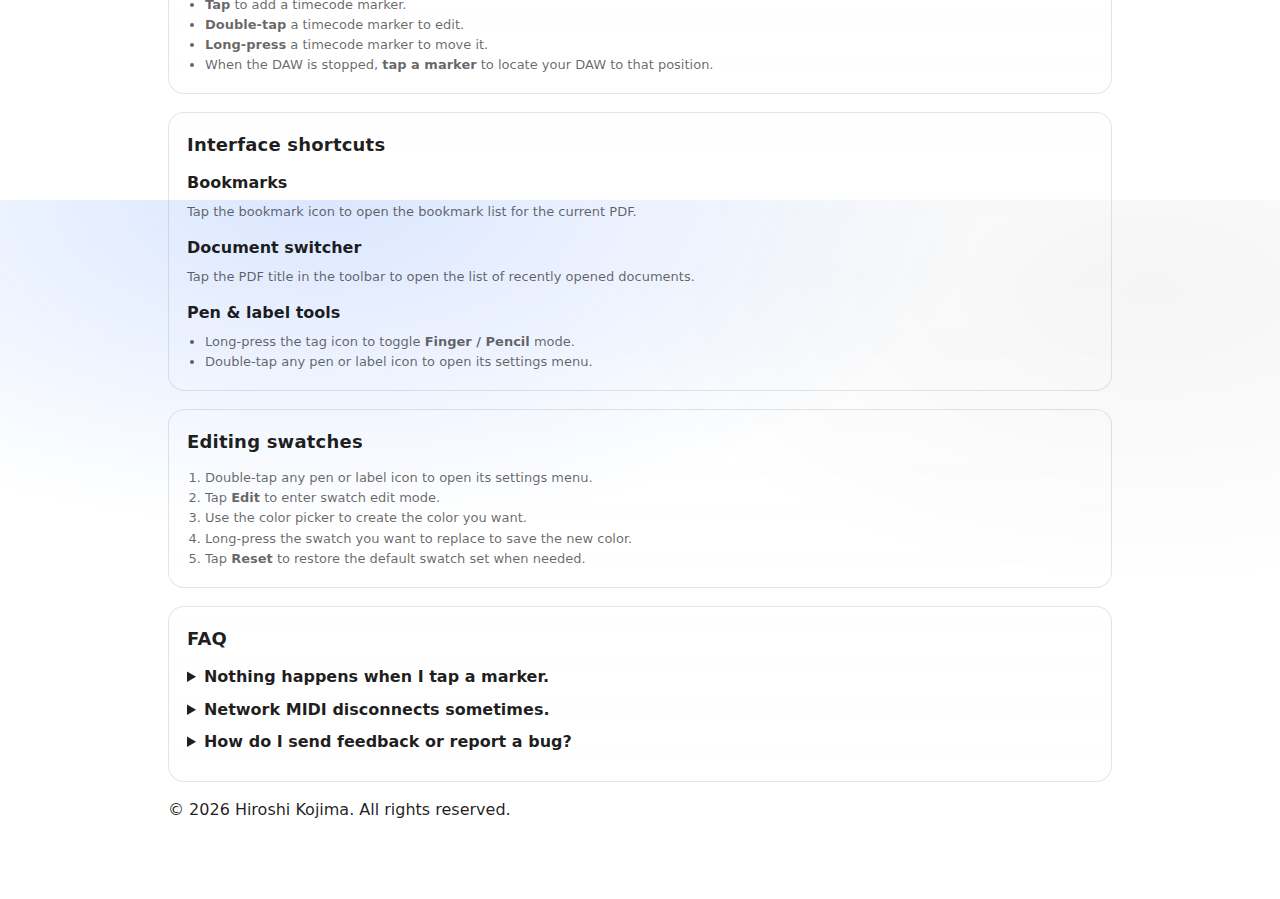
<file: support/studiomate/index.html>
<!doctype html>
<html lang="en">
<head>
  <meta charset="utf-8">
  <meta name="viewport" content="width=device-width,initial-scale=1">

  <title>Studio Mate</title>
  <meta name="description" content="Studio Mate support: timecode markers inside your PDF for faster recording workflows.">
  <meta name="apple-itunes-app" content="app-id=6751773140">

  <!-- Use the site-wide stylesheet (root) -->
  <link rel="stylesheet" href="/style.css?v=20260106-1">

  <!-- App icon (stored under /support/img/) -->
  <link rel="icon" href="../img/studiomate_icon.png">
</head>

<body>
  <div class="container">
    <header class="header">
      <div style="display:flex; align-items:center; gap:14px; flex-wrap:wrap;">
        <img
          src="../img/studiomate_icon.png"
          alt="Studio Mate icon"
          style="width: 64px; height: 64px; border-radius: 14px; border: 1px solid rgba(255,255,255,0.12);"
          loading="lazy">
        <h1 style="margin:0;">Studio Mate</h1>
      </div>
      <p>
        Add timecode markers directly into your PDF, then tap a marker to locate your DAW.
        <span class="muted"><br>iPad + DAW via MIDI (MTC/MMC).</span>
      </p>

      <div class="nav">
        <a class="btn" href="../../">← All apps</a>
        <a class="btn" href="https://apps.apple.com/jp/app/studio-mate/id6751773140" target="_blank" rel="noopener">View on the App Store</a>
        <a class="btn" href="mailto:kjdevapphelp@gmail.com?subject=Studio%20Mate%20Support">Contact support</a>
      </div>
    </header>

    <section class="section">
      <h2>How it works (quick overview)</h2>
      <figure style="margin: 12px 0 0;">
        <img
          src="img/IMG_6668.JPG"
          alt="Studio Mate overview comic: record in DAW, tap to add marker, tap marker later on iPad, locate the same spot in the DAW"
          style="width: 100%; border-radius: 14px; border: 1px solid rgba(255,255,255,0.12);"
          loading="lazy">
        <figcaption class="muted" style="margin-top: 8px; font-size: 12px;">
          Record in your DAW → add markers in the PDF → tap a marker later → your DAW locates to the same time.
        </figcaption>
      </figure>
    </section>

    <section class="section">
      <h2>Before you start</h2>
      <p class="muted">Please set up a <strong>MIDI connection</strong> between your DAW and this app.</p>

      <h3 style="margin: 14px 0 6px; font-size: 16px;">USB connection (macOS Audio MIDI Setup)</h3>
      <ol class="muted" style="margin: 0; padding-left: 18px; font-size: 13px;">
        <li>On your Mac, open <strong>Audio MIDI Setup</strong>.</li>
        <li>Connect your iPad to your Mac via <strong>USB</strong>.</li>
        <li>From the <strong>Window</strong> menu, choose <strong>Show MIDI Studio</strong>.</li>
        <li>When your iPad appears, enable <strong>Audio</strong> and <strong>MIDI</strong> for the device.</li>
      </ol>

      <h3 style="margin: 14px 0 6px; font-size: 16px;">Network connection</h3>
      <ol class="muted" style="margin: 0; padding-left: 18px; font-size: 13px;">
        <li>Make sure your Mac (running the DAW) and iPad are on the same network.</li>
        <li>On your Mac, open <strong>Audio MIDI Setup</strong>.</li>
        <li>From the <strong>Window</strong> menu, choose <strong>Show MIDI Studio</strong>.</li>
        <li>Double-click <strong>Network</strong> to open <strong>MIDI Network Setup</strong>.</li>
        <li>If there’s no <strong>Session</strong>, create one. Then select your iPad and click <strong>Connect</strong>.</li>
      </ol>

      <h3 style="margin: 14px 0 6px; font-size: 16px;">DAW settings</h3>
      <ul class="muted" style="margin: 0; padding-left: 18px; font-size: 13px;">
        <li>Set <strong>MTC Generate Port</strong> to the iPad.</li>
        <li>Set <strong>MIDI Machine Control Remote</strong> to its default value.</li>
        <li>Turn <strong>MTC Generate</strong> <strong>ON</strong>.</li>
      </ul>
      <p class="muted" style="margin-top: 10px; font-size: 12px;">
        Note: wireless MIDI can work, but USB tends to be more stable if your iPad sleeps.
      </p>
    </section>

    <section class="section">
      <h2>How to use</h2>
      <ul class="muted" style="margin: 0; padding-left: 18px; font-size: 13px;">
        <li><strong>Draw with Pen</strong> on the PDF.</li>
        <li><strong>Tap</strong> to add a timecode marker.</li>
        <li><strong>Double-tap</strong> a timecode marker to edit.</li>
        <li><strong>Long-press</strong> a timecode marker to move it.</li>
        <li>When the DAW is stopped, <strong>tap a marker</strong> to locate your DAW to that position.</li>
      </ul>
    </section>

    <section class="section">
      <h2>Interface shortcuts</h2>

      <h3 style="margin: 0 0 6px; font-size: 16px;">Bookmarks</h3>
      <p class="muted" style="margin: 0; font-size: 13px;">Tap the bookmark icon to open the bookmark list for the current PDF.</p>

      <h3 style="margin: 14px 0 6px; font-size: 16px;">Document switcher</h3>
      <p class="muted" style="margin: 0; font-size: 13px;">Tap the PDF title in the toolbar to open the list of recently opened documents.</p>

      <h3 style="margin: 14px 0 6px; font-size: 16px;">Pen & label tools</h3>
      <ul class="muted" style="margin: 0; padding-left: 18px; font-size: 13px;">
        <li>Long-press the tag icon to toggle <strong>Finger / Pencil</strong> mode.</li>
        <li>Double-tap any pen or label icon to open its settings menu.</li>
      </ul>
    </section>

    <section class="section">
      <h2>Editing swatches</h2>
      <ol class="muted" style="margin: 0; padding-left: 18px; font-size: 13px;">
        <li>Double-tap any pen or label icon to open its settings menu.</li>
        <li>Tap <strong>Edit</strong> to enter swatch edit mode.</li>
        <li>Use the color picker to create the color you want.</li>
        <li>Long-press the swatch you want to replace to save the new color.</li>
        <li>Tap <strong>Reset</strong> to restore the default swatch set when needed.</li>
      </ol>
    </section>

    <section class="section">
      <h2>FAQ</h2>

      <details style="margin: 8px 0;">
        <summary><strong>Nothing happens when I tap a marker.</strong></summary>
        <p class="muted" style="margin: 8px 0 0; font-size: 13px;">
          Make sure your MIDI connection is active and your DAW is configured for MTC/MMC as described above.
          Also confirm your DAW is <strong>stopped</strong> when tapping a marker (locate is intended for stopped state).
        </p>
      </details>

      <details style="margin: 8px 0;">
        <summary><strong>Network MIDI disconnects sometimes.</strong></summary>
        <p class="muted" style="margin: 8px 0 0; font-size: 13px;">
          Try USB if possible. If you prefer network MIDI, keep the iPad awake and avoid switching Wi‑Fi networks.
        </p>
      </details>

      <details style="margin: 8px 0;">
        <summary><strong>How do I send feedback or report a bug?</strong></summary>
        <p class="muted" style="margin: 8px 0 0; font-size: 13px;">
          Email <a href="mailto:kjdevapphelp@gmail.com?subject=Studio%20Mate%20Feedback">kjdevapphelp@gmail.com</a>
          and include: app version, iPadOS version, and steps to reproduce.
        </p>
      </details>
    </section>

    <footer class="siteFooter">
      <p class="footerText">© 2026 Hiroshi Kojima. All rights reserved.</p>
    </footer>
  </div>
</body>
</html>
</file>
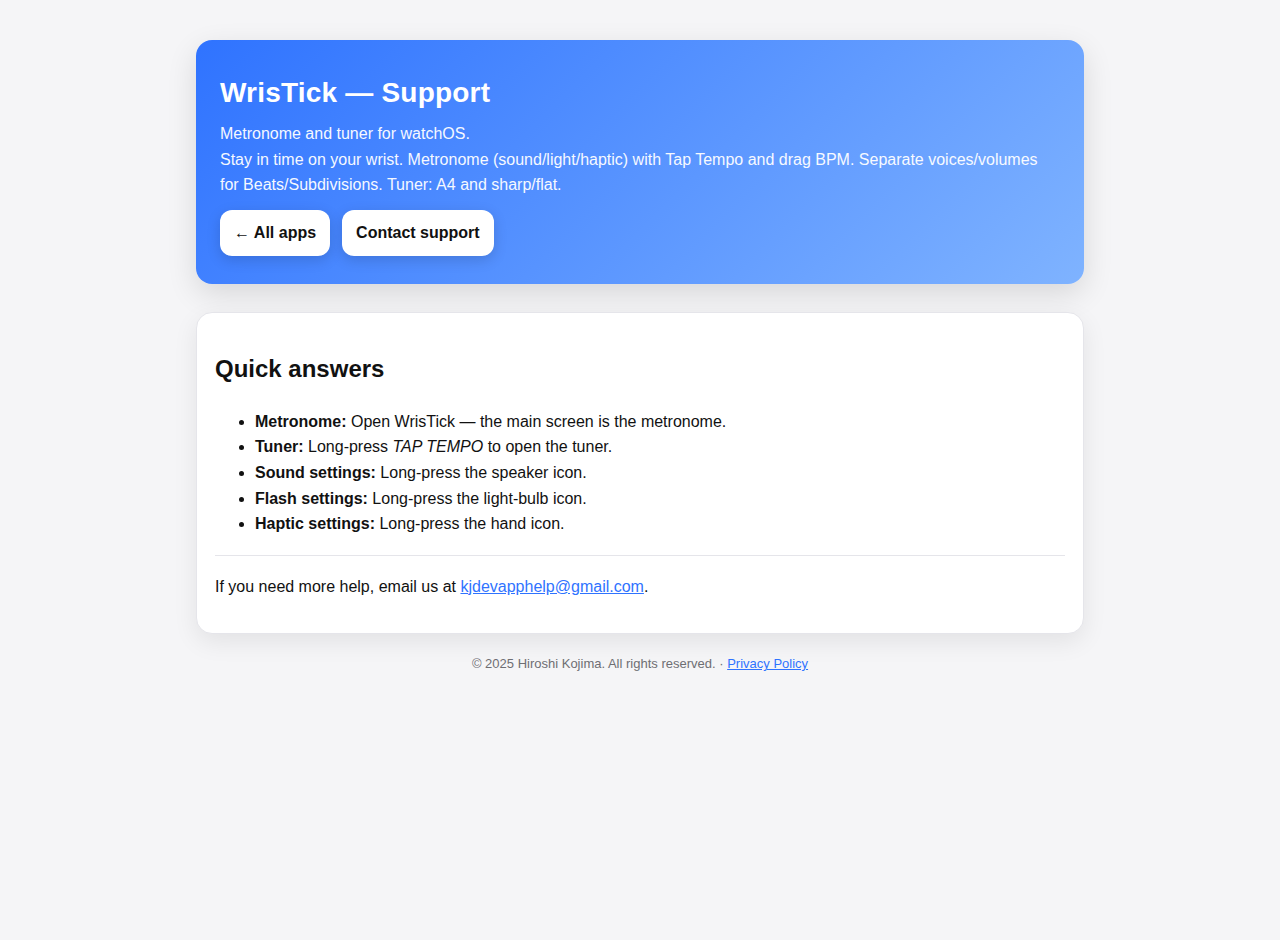
<file: support/WrisTick/index.html>
<!doctype html>
<meta charset="utf-8">
<meta name="viewport" content="width=device-width,initial-scale=1">
<title>WrisTick — Support</title>
<meta name="description" content="WrisTick support: metronome and tuner for watchOS.">
<link rel="stylesheet" href="../style.css">
<link rel="icon" href="../icons/copskipper_icon.png">

<div class="container">
  <header class="header">
    <h1>WrisTick — Support</h1>
    <p>Metronome and tuner for watchOS.<br>
       Stay in time on your wrist. Metronome (sound/light/haptic) with Tap Tempo and drag BPM. Separate voices/volumes for Beats/Subdivisions. Tuner: A4 and sharp/flat.</p>
    <div class="nav">
      <a class="btn" href="../">← All apps</a>
      <a class="btn" href="mailto:kjdevapphelp@gmail.com">Contact support</a>
    </div>
  </header>

  <section class="section card">
    <h2>Quick answers</h2>
    <ul>
      <li><b>Metronome:</b> Open WrisTick — the main screen is the metronome.</li>
      <li><b>Tuner:</b> Long‑press <i>TAP TEMPO</i> to open the tuner.</li>
      <li><b>Sound settings:</b> Long‑press the speaker icon.</li>
      <li><b>Flash settings:</b> Long‑press the light‑bulb icon.</li>
      <li><b>Haptic settings:</b> Long‑press the hand icon.</li>
    </ul>
    <hr>
    <p>If you need more help, email us at <a href="mailto:kjdevapphelp@gmail.com">kjdevapphelp@gmail.com</a>.</p>
  </section>

  <p class="footer">© 2025 Hiroshi Kojima. All rights reserved. ·
    <a href="../privacy/">Privacy Policy</a></p>
</div>
</file>
<file: style.css>
:root {
  color-scheme: light dark;
  --bg: #0b0c10;
  --panel: rgba(255, 255, 255, 0.06);
  --panel-strong: rgba(255, 255, 255, 0.10);
  --border: rgba(255, 255, 255, 0.12);
  --text: rgba(255, 255, 255, 0.92);
  --muted: rgba(255, 255, 255, 0.68);
  --accent: #2f73ff;
  --shadow: 0 18px 40px rgba(0, 0, 0, 0.35);
}

/* Basic reset */
* { box-sizing: border-box; }
html, body { height: 100%; }
body {
  margin: 0;
  font-family: ui-sans-serif, system-ui, -apple-system, BlinkMacSystemFont, "Segoe UI", Roboto, "Helvetica Neue", Arial, "Noto Sans", "Apple Color Emoji", "Segoe UI Emoji";
  line-height: 1.55;
  background: radial-gradient(1200px 600px at 25% 0%, rgba(47,115,255,0.22), transparent 55%),
              radial-gradient(900px 500px at 90% 10%, rgba(255,255,255,0.08), transparent 60%),
              var(--bg);
  color: var(--text);
}

a { color: inherit; text-decoration: none; }
a:hover { text-decoration: underline; }

.container {
  max-width: 980px;
  margin: 0 auto;
  padding: 28px 18px 60px;
}

.header {
  padding: 18px 18px 14px;
  border: 1px solid var(--border);
  border-radius: 16px;
  background: linear-gradient(180deg, var(--panel-strong), var(--panel));
  box-shadow: var(--shadow);
}

.header h1 {
  margin: 0 0 10px;
  font-size: 28px;
  letter-spacing: 0.2px;
}

.header p {
  margin: 0;
  font-size: 15px;
}

.nav {
  margin-top: 14px;
  display: flex;
  flex-wrap: wrap;
  gap: 10px;
}

.section {
  margin-top: 18px;
  padding: 18px;
  border: 1px solid var(--border);
  border-radius: 16px;
  background: linear-gradient(180deg, rgba(255,255,255,0.06), rgba(255,255,255,0.045));
}

.section h2 {
  margin: 0 0 12px;
  font-size: 18px;
  letter-spacing: 0.2px;
}

.grid {
  display: grid;
  grid-template-columns: repeat(2, minmax(0, 1fr));
  gap: 14px;
}

@media (max-width: 720px) {
  .grid { grid-template-columns: 1fr; }
  .header h1 { font-size: 24px; }
}

.card {
  border: 1px solid var(--border);
  border-radius: 14px;
  padding: 14px;
  background: rgba(255,255,255,0.045);
  transition: transform 120ms ease, background 120ms ease, border-color 120ms ease;
}

.card:hover {
  transform: translateY(-1px);
  background: rgba(255,255,255,0.06);
  border-color: rgba(255,255,255,0.18);
}

.card h3 {
  margin: 0 0 8px;
  font-size: 16px;
}

.card p {
  margin: 0 0 12px;
}

.cardActions {
  display: flex;
  flex-wrap: wrap;
  gap: 10px;
}

.btn {
  display: inline-flex;
  align-items: center;
  gap: 8px;
  padding: 9px 12px;
  border-radius: 999px;
  border: 1px solid rgba(255,255,255,0.14);
  background: rgba(255,255,255,0.06);
  font-size: 13px;
  line-height: 1;
  color: var(--text);
  text-decoration: none;
  user-select: none;
}

.btn:hover {
  border-color: rgba(255,255,255,0.22);
  background: rgba(255,255,255,0.08);
  text-decoration: none;
}

.btn:active {
  transform: translateY(1px);
}

.muted {
  color: var(--muted);
}

.footer {
  margin: 18px 4px 0;
  font-size: 12px;
  color: var(--muted);
}

/* Prefer light theme if user is in light mode */
@media (prefers-color-scheme: light) {
  :root {
    --bg: #ffffff;
    --panel: rgba(0, 0, 0, 0.04);
    --panel-strong: rgba(0, 0, 0, 0.06);
    --border: rgba(0, 0, 0, 0.10);
    --text: rgba(0, 0, 0, 0.88);
    --muted: rgba(0, 0, 0, 0.60);
    --shadow: 0 16px 36px rgba(0, 0, 0, 0.10);
  }

  body {
    background: radial-gradient(1200px 600px at 25% 0%, rgba(47,115,255,0.18), transparent 55%),
                radial-gradient(900px 500px at 90% 10%, rgba(0,0,0,0.04), transparent 60%),
                var(--bg);
  }

  .btn {
    border-color: rgba(0,0,0,0.10);
    background: rgba(0,0,0,0.03);
  }

  .btn:hover {
    border-color: rgba(0,0,0,0.14);
    background: rgba(0,0,0,0.04);
  }

  .card {
    background: rgba(0,0,0,0.02);
  }

  .card:hover {
    background: rgba(0,0,0,0.03);
  }
}

/* Accessibility */
@media (prefers-reduced-motion: reduce) {
  * { transition: none !important; }
}
</file>
<file: support/style.css>
/* Minimal, clean, responsive support site styles */
:root{
  --bg:#f5f5f7; --fg:#111; --muted:#6e6e73; --card:#fff; --line:#e5e5ea;
  --accent:#2f73ff; --accent-2:#7fb3ff; --radius:16px; --radius-sm:12px;
}
@media (prefers-color-scheme: dark){
  :root{ --bg:#0b0b0d; --fg:#f3f3f4; --muted:#9ea0a6; --card:#151518; --line:#27272c;
         --accent:#4c8dff; --accent-2:#8db7ff; }
}
*{box-sizing:border-box}
html,body{height:100%}
body{
  margin:0; background:var(--bg); color:var(--fg);
  font:16px/1.6 -apple-system,BlinkMacSystemFont,Segoe UI,Roboto,Helvetica,Arial,sans-serif;
}
.container{max-width:920px; margin:40px auto; padding:0 16px}
.header{
  background:linear-gradient(135deg,var(--accent) 0%,var(--accent-2) 100%);
  color:#fff; border-radius:var(--radius); padding:28px 24px; box-shadow:0 10px 30px rgba(0,0,0,.12);
}
.header h1{margin:.1em 0 .2em 0; font-size:28px; letter-spacing:.2px}
.header p{margin:0; opacity:.95}
.nav{display:flex; gap:12px; margin-top:12px; flex-wrap:wrap}
.btn{
  display:inline-flex; align-items:center; gap:8px; padding:10px 14px; border-radius:12px;
  background:#fff; color:#111; text-decoration:none; font-weight:600; box-shadow:0 4px 14px rgba(0,0,0,.15)
}
.btn:hover{transform:translateY(-1px)}
.section{margin-top:28px}
.card{
  background:var(--card); border:1px solid var(--line); border-radius:var(--radius);
  padding:18px; box-shadow:0 8px 24px rgba(0,0,0,.08)
}
.grid{display:grid; grid-template-columns:repeat(3, 1fr); gap:16px}
@media (max-width:900px){ .grid{grid-template-columns:repeat(2, 1fr)} }
@media (max-width:620px){ .grid{grid-template-columns:1fr} }
.app{
  display:flex; gap:12px; align-items:flex-start; text-decoration:none; color:inherit
}
.app .icon{
  width:56px; height:56px;
  min-width:56px; min-height:56px;
  max-width:56px; max-height:56px;   /* 物理サイズ固定 */

  border-radius:14px; background:#fff;
  box-shadow:0 2px 10px rgba(0,0,0,.12);
  display:grid; place-items:center; overflow:hidden;

  /* flex 親のとき縮ませない */
  flex: 0 0 56px;       /* = flex-grow:0; flex-shrink:0; flex-basis:56px; */
  /* grid 親の自動伸長を抑える（必要に応じて） */
  justify-self:start;
  align-self:start;
  /* 余計なスケーリングを防ぐ（フォント依存の収縮回避） */
  box-sizing:content-box;
}

.app .icon img,
.app .icon svg{
  width:100%; height:100%;
  object-fit:cover;   /* はみ出しはトリミング */
  display:block;      /* 画像の余白消し */
}-shadow:0 2px 10px rgba(0,0,0,.12); overflow:hidden
}
.app .meta h3{margin:0 0 4px 0; font-size:18px}
.app .meta p{margin:0; color:var(--muted); font-size:14px}
.footer{color:var(--muted); font-size:13px; margin-top:20px; text-align:center}
hr{border:none; border-top:1px solid var(--line); margin:18px 0}
.tag{display:inline-block; font-size:12px; color:#fff; background:var(--accent); padding:2px 8px; border-radius:999px}
a{color:var(--accent)} a:hover{text-decoration:none}
</file>
